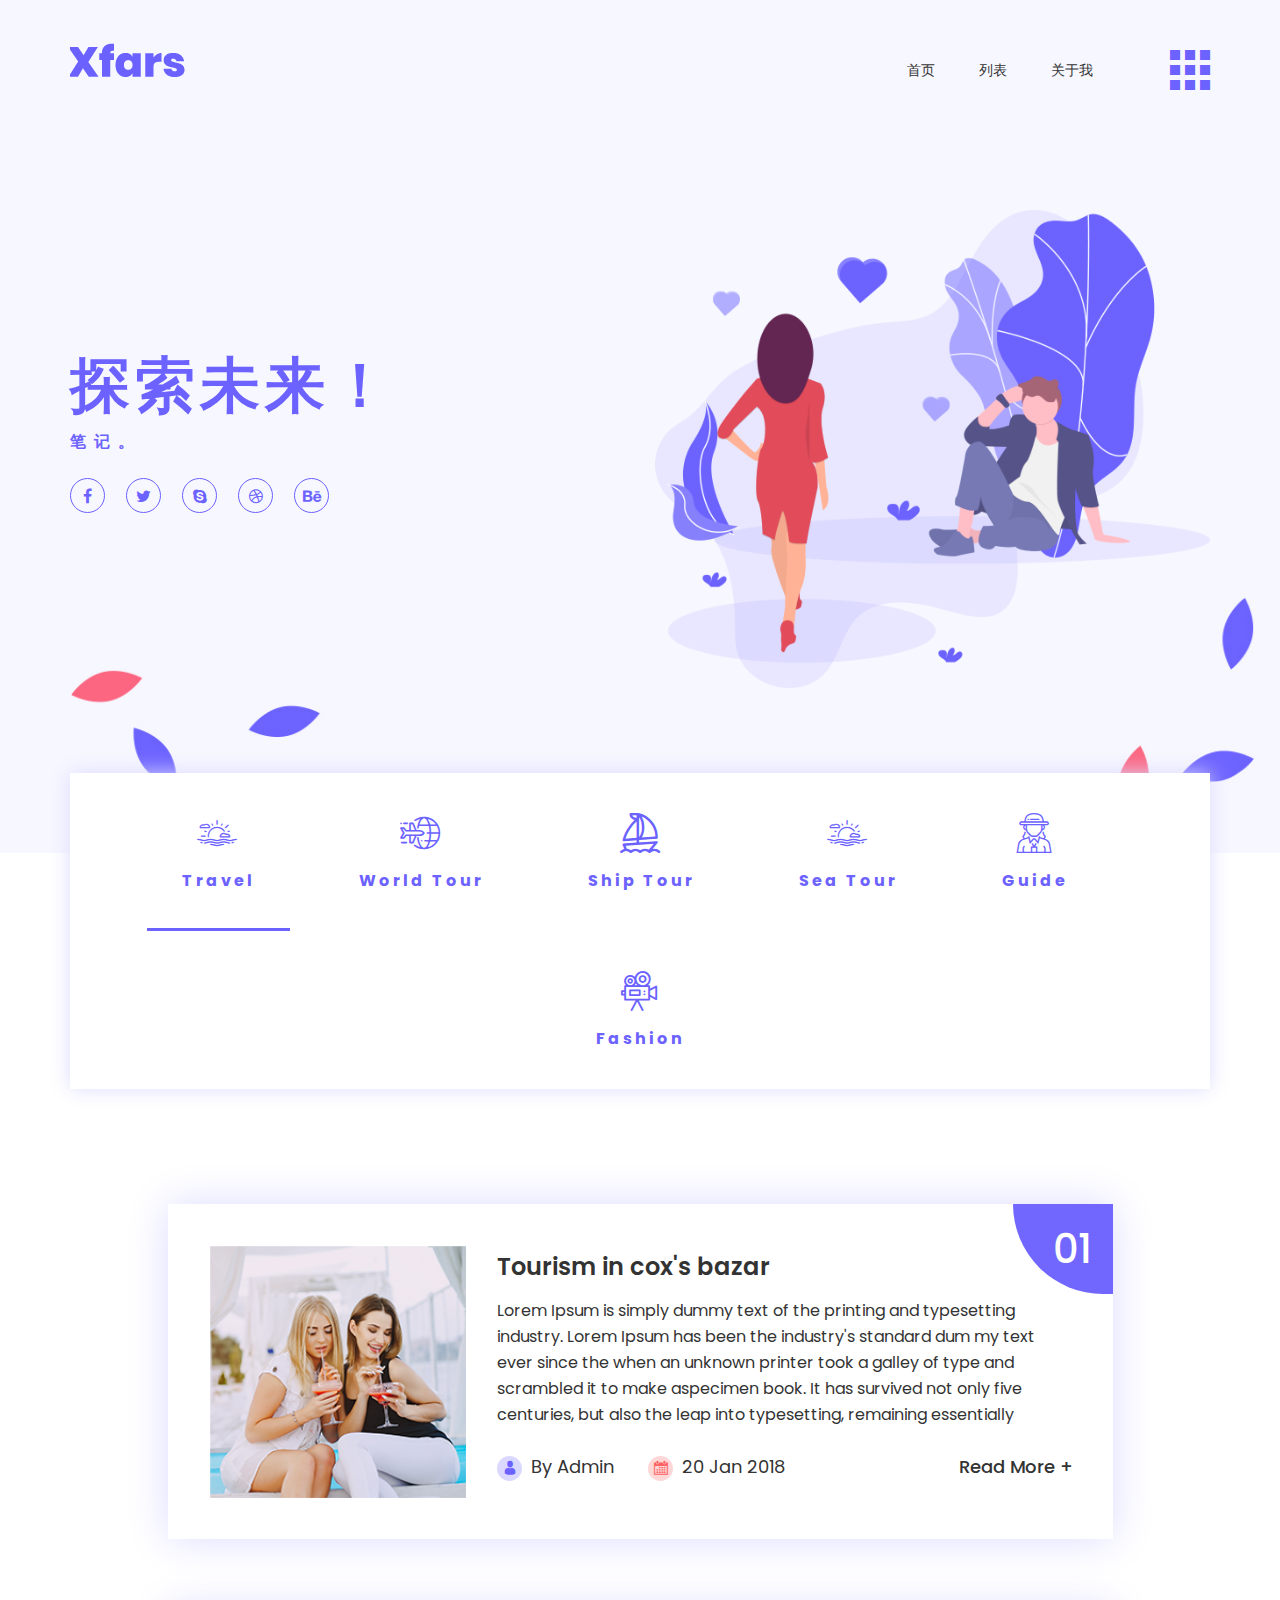
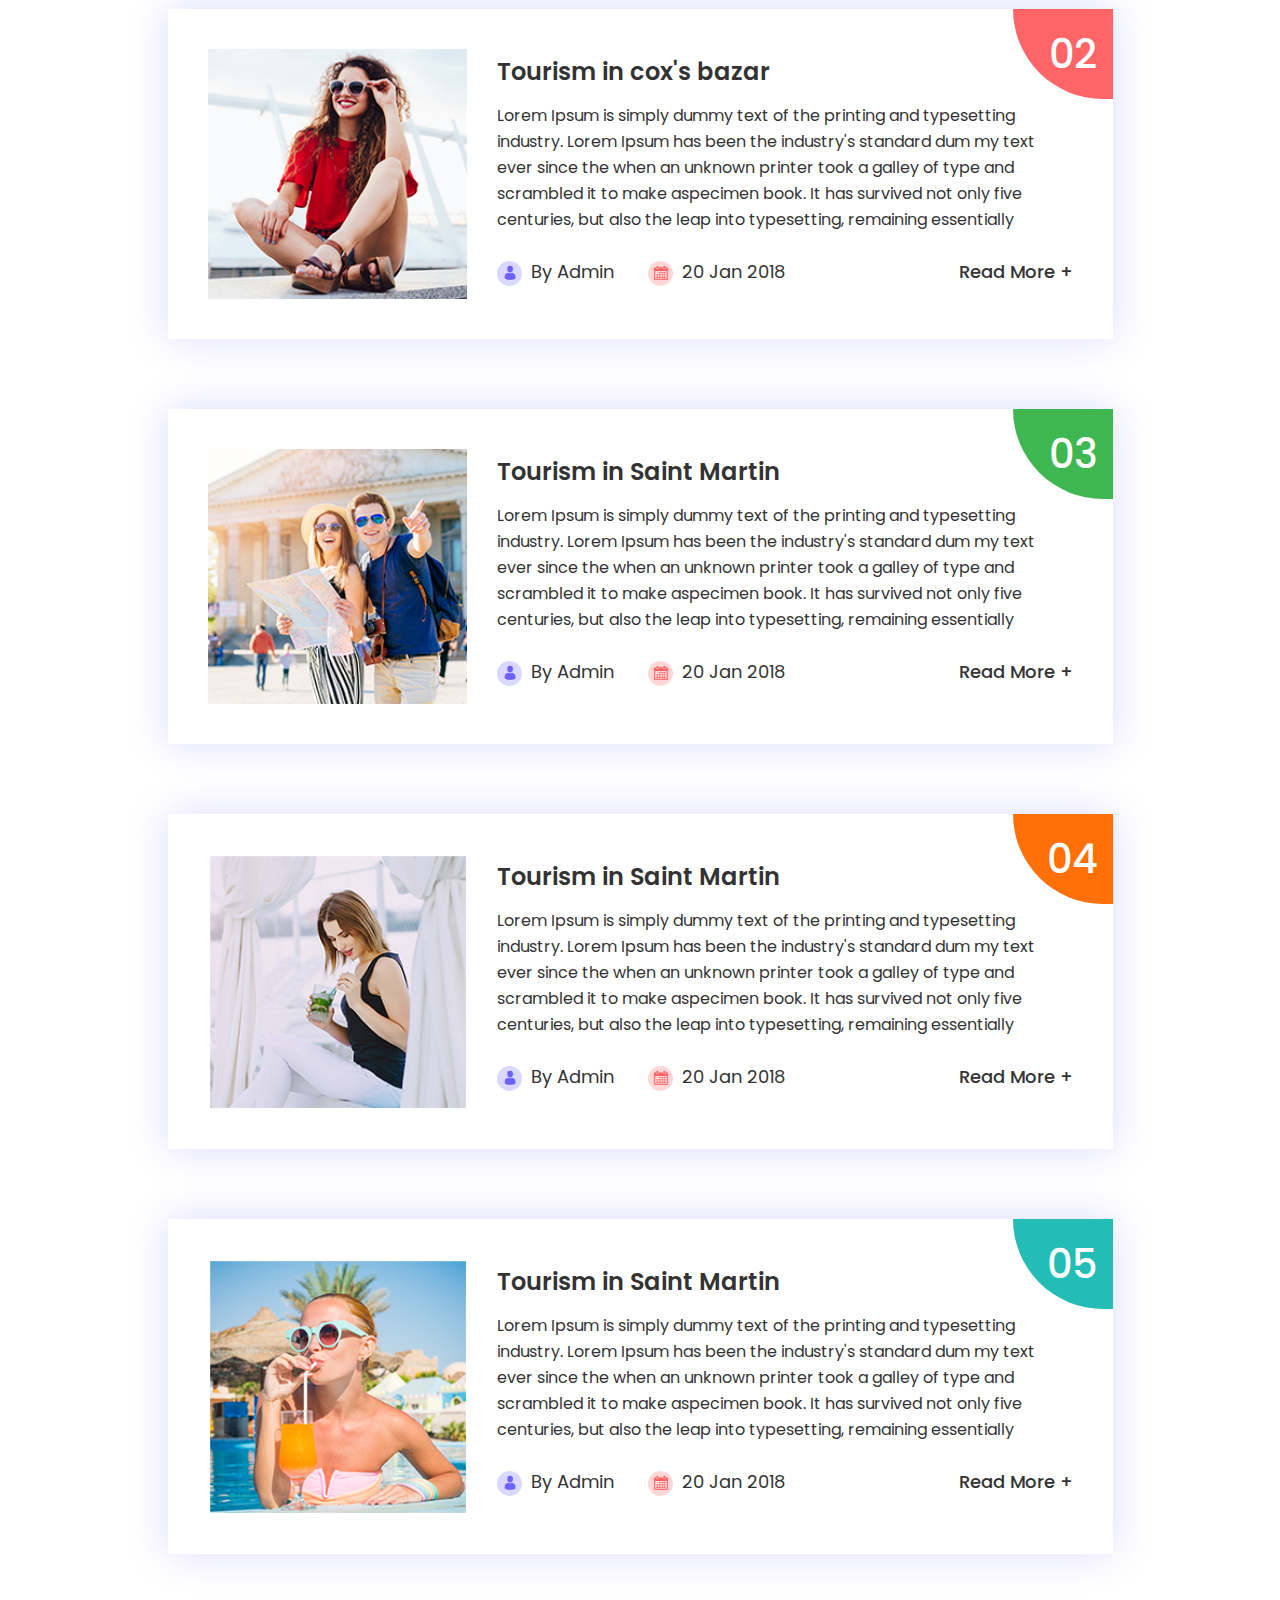
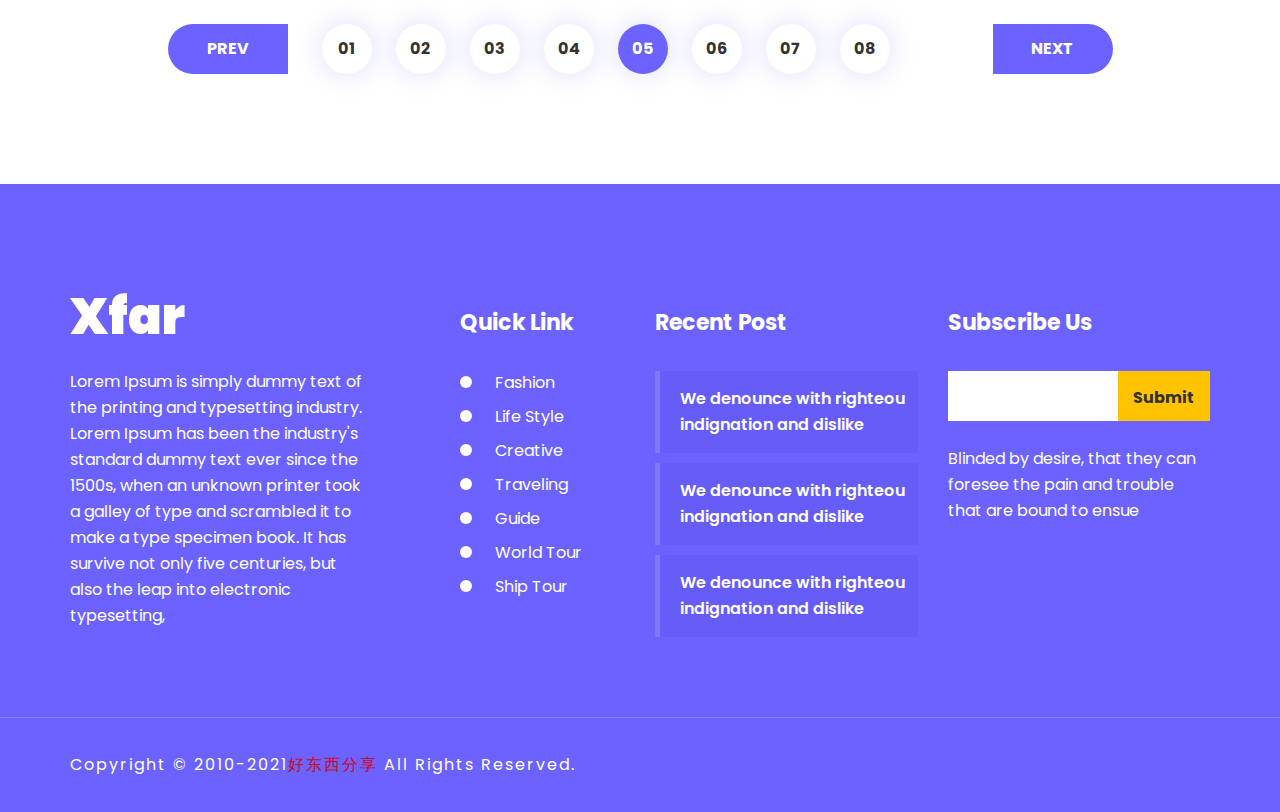
<file: index.html>
<!DOCTYPE HTML>
<html class="no-js" lang="en">
	<head>
		<meta charset="utf-8">
		<meta http-equiv="x-ua-compatible" content="ie=edge">
		<meta name="author" content="smartit-source">
		<meta name="description" content="">
		<meta name="viewport" content="width=device-width, initial-scale=1, shrink-to-fit=no">	
		<!-- title here -->
		<title>github Home：https://asqq8.github.io</title>		
        <!-- Favicon and Touch Icons -->
        <link rel="shortcut icon" href="assets/images/fav.png">
		<!-- Place favicon.ico in the root directory -->
		<link rel="apple-touch-icon" href="apple-touch-icon.png">
		<!-- Fonts -->
		<link href="https://fonts.googleapis.com/css?family=Poppins:300,400,500,600,700,800,900" rel="stylesheet">
		<link rel="stylesheet" href="assets/css/font-awesome.min.css">
		<link rel="stylesheet" href="assets/css/flaticon.css">
		<!-- Plugin CSS -->
		<link rel="stylesheet" href="assets/css/bootstrap.min.css">
		<link rel="stylesheet" href="assets/css/animate.css">
		<link rel="stylesheet" href="assets/css/magnific-popup.css">
		<link rel="stylesheet" href="assets/css/owl.carousel.css">
		<link rel="stylesheet" href="assets/css/owl.theme.css">
		<link rel="stylesheet" href="assets/css/owl.transitions.css">	
		<link rel="stylesheet" href="assets/css/jquery.barfiller.css">							
		<!--Theme custom css -->
		<link rel="stylesheet" href="assets/css/style.css">
		<!--Theme Responsive css-->
		<link rel="stylesheet" href="assets/css/responsive.css" />
		<script src="assets/js/vendor/modernizr-2.8.3-respond-1.4.2.min.js"></script>
	</head>
	<body>
		<!-- header area start here -->
		<header class="header-area header-one" id="sticky">
			<div class="container">
				<div class="row">
					<div class="col-md-2 col-xs-6">
						<div class="log-area">
							<a href="index.html"><img src="assets/images/logo.png" alt=""></a>
						</div>
					</div>
					<div class="col-md-9">
						<div class="menu-area">
							<nav>
								<ul>
									<li><a href="index.html">首页</a></li>
									<li><a href="travel.html">列表</a></li>
									<li><a href="contact.html">关于我</a></li>
								</ul>
							</nav>
						</div>
					</div>
					<div class="col-md-1 col-xs-6">
						<div class="humbargar-area">
							<div class="menu-icon text-right">
								<span class="flaticon-menu humbargar"></span>
							</div>
							<div class="close-area">
								<span class="close"></span>
							</div>
						</div>
					</div>
				</div>
			</div>
		</header>
		<!-- header area start here -->
		<!-- menu area start here -->
		<div class="sidebar-menu ">
			<div class="close-area">
				<span class="close"><i class="icon fa fa-times-circle"></i></span>
			</div>
			<div class="main-menu">
				<nav>
					<ul>
						<li><a href="index.html">首页</a></li>
									<li><a href="travel.html">列表</a></li>
									<li><a href="contact.html">关于我</a></li>			
					</ul>
				</nav>
			</div>
		</div>
		<!-- menu area start here -->
		<!-- banner area start here -->
		<div class="banner-area">
			<div class="container">
				<div class="row">
					<div class="col-md-6">
						<div class="banner-content">
							<div class="banner-title">
								<h1>探索未来！</h1>
							</div>
							<div class="banner-subtitle">
								<h4>笔记。</h4>
							</div>
							<div class="social-media">
								<ul>
									<li><a href="#"><i class="fa fa-facebook"></i></a></li>
									<li><a href="#"><i class="fa fa-twitter"></i></a></li>
									<li><a href="#"><i class="fa fa-skype"></i></a></li>
									<li><a href="#"><i class="fa fa-dribbble"></i></a></li>
									<li><a href="#"><i class="fa fa-behance"></i></a></li>									
								</ul>
							</div>
						</div>
					</div>
					<div class="col-md-6">
						<div class="banner-img">
							<img src="assets/images/banner/1.png" alt="banner">
						</div>
					</div>
				</div>
			</div>
		</div>
		<!-- banner area start here -->
		<!-- secendary menu area start here -->
		<div class="secendary-menu-area">
			<div class="container">
				<div class="row">
					<div class="col-sm-12">
						<div class="secendary-menu">
							<nav>
								<ul>
									<li class="active"><a href="#"> <span class="flaticon-sunset"></span> Travel </a></li>
									<li><a href="#"> <span class="flaticon-worldwide"></span> World Tour </a></li>
									<li><a href="#"> <span class="flaticon-boat"></span> Ship tour  </a></li>
									<li><a href="#"> <span class="flaticon-sunset"></span> Sea Tour  </a></li>
									<li><a href="#"> <span class="flaticon-museum"></span> Guide </a></li>
									<li><a href="#"> <span class="flaticon-video-camera"></span> Fashion </a></li>						
								</ul>
							</nav>
						</div>
					</div>
				</div>
			</div>
		</div>
		<!-- secendary menu area start here -->	
		<!-- post area start here	 -->
		<div class="post-area">
			<div class="container">
				<div class="row">
					<div class="col-lg-10 col-lg-offset-1 col-md-12">
						<div class="single-post">
							<div class="inner-post">
								<div class="post-img">
									<a href="#"><img src="assets/images/blog/1.png" alt="blog"></a>
								</div>
								<div class="post-info">
									<div class="post-title">
										<h3><a href="#">Tourism in cox's bazar</a></h3>
									</div>
									<div class="post-content">
										<p>Lorem Ipsum is simply dummy text of the printing and typesetting  industry. Lorem Ipsum has been the industry's standard dum	my text ever since the when an unknown printer took a galley of type and scrambled it to make aspecimen book. It has survived not only five centuries, but also the leap into typesetting, remaining essentially  </p>
									</div>
									<div class="blog-meta fix" >
										<div class="meta-left pull-left">
											<ul>
												<li> <span class="flaticon-man-user user"></span> <p>By <a href="#">Admin</a> </p></li>
												<li> <span class="flaticon-calendar clendar"></span> <p>20 Jan 2018</p></li>											
											</ul>
										</div>
										<div class="post-readmore pull-right">
											<a href="#" class="readmore-btn">Read More <span>+</span></a>
										</div>
									</div>
								</div>
							</div>
							<div class="post-date one">
								<span>01</span>
							</div>
						</div>
						<div class="single-post">
							<div class="inner-post">
								<div class="post-img">
									<a href="#"><img src="assets/images/blog/2.png" alt="blog"></a>
								</div>
								<div class="post-info">
									<div class="post-title">
										<h3><a href="#">Tourism in cox's bazar</a></h3>
									</div>
									<div class="post-content">
										<p>Lorem Ipsum is simply dummy text of the printing and typesetting  industry. Lorem Ipsum has been the industry's standard dum	my text ever since the when an unknown printer took a galley of type and scrambled it to make aspecimen book. It has survived not only five centuries, but also the leap into typesetting, remaining essentially  </p>
									</div>
									<div class="blog-meta fix" >
										<div class="meta-left pull-left">
											<ul>
												<li> <span class="flaticon-man-user user"></span> <p>By <a href="#">Admin</a> </p></li>
												<li> <span class="flaticon-calendar clendar"></span> <p>20 Jan 2018</p></li>											
											</ul>
										</div>
										<div class="post-readmore pull-right">
											<a href="#" class="readmore-btn">Read More <span>+</span></a>
										</div>
									</div>
								</div>
							</div>
							<div class="post-date two">
								<span>02</span>
							</div>
						</div>
						<div class="single-post">
							<div class="inner-post">
								<div class="post-img">
									<a href="#"><img src="assets/images/blog/3.png" alt="blog"></a>
								</div>
								<div class="post-info">
									<div class="post-title">
										<h3><a href="#">Tourism in Saint Martin</a></h3>
									</div>
									<div class="post-content">
										<p>Lorem Ipsum is simply dummy text of the printing and typesetting  industry. Lorem Ipsum has been the industry's standard dum	my text ever since the when an unknown printer took a galley of type and scrambled it to make aspecimen book. It has survived not only five centuries, but also the leap into typesetting, remaining essentially  </p>
									</div>
									<div class="blog-meta fix" >
										<div class="meta-left pull-left">
											<ul>
												<li> <span class="flaticon-man-user user"></span> <p>By <a href="#">Admin</a> </p></li>
												<li> <span class="flaticon-calendar clendar"></span> <p>20 Jan 2018</p></li>											
											</ul>
										</div>
										<div class="post-readmore pull-right">
											<a href="#" class="readmore-btn">Read More <span>+</span></a>
										</div>
									</div>
								</div>
							</div>
							<div class="post-date three">
								<span>03</span>
							</div>
						</div>
						<div class="single-post">
							<div class="inner-post">
								<div class="post-img">
									<a href="#"><img src="assets/images/blog/4.png" alt="blog"></a>
								</div>
								<div class="post-info">
									<div class="post-title">
										<h3><a href="#">Tourism in Saint Martin</a></h3>
									</div>
									<div class="post-content">
										<p>Lorem Ipsum is simply dummy text of the printing and typesetting  industry. Lorem Ipsum has been the industry's standard dum	my text ever since the when an unknown printer took a galley of type and scrambled it to make aspecimen book. It has survived not only five centuries, but also the leap into typesetting, remaining essentially  </p>
									</div>
									<div class="blog-meta fix" >
										<div class="meta-left pull-left">
											<ul>
												<li> <span class="flaticon-man-user user"></span> <p>By <a href="#">Admin</a> </p></li>
												<li> <span class="flaticon-calendar clendar"></span> <p>20 Jan 2018</p></li>											
											</ul>
										</div>
										<div class="post-readmore pull-right">
											<a href="#" class="readmore-btn">Read More <span>+</span></a>
										</div>
									</div>
								</div>
							</div>
							<div class="post-date four">
								<span>04</span>
							</div>
						</div>
						<div class="single-post">
							<div class="inner-post">
								<div class="post-img">
									<a href="#"><img src="assets/images/blog/5.png" alt="blog"></a>
								</div>
								<div class="post-info">
									<div class="post-title">
										<h3><a href="#">Tourism in Saint Martin</a></h3>
									</div>
									<div class="post-content">
										<p>Lorem Ipsum is simply dummy text of the printing and typesetting  industry. Lorem Ipsum has been the industry's standard dum	my text ever since the when an unknown printer took a galley of type and scrambled it to make aspecimen book. It has survived not only five centuries, but also the leap into typesetting, remaining essentially  </p>
									</div>
									<div class="blog-meta fix" >
										<div class="meta-left pull-left">
											<ul>
												<li> <span class="flaticon-man-user user"></span> <p>By <a href="#">Admin</a> </p></li>
												<li> <span class="flaticon-calendar clendar"></span> <p>20 Jan 2018</p></li>											
											</ul>
										</div>
										<div class="post-readmore pull-right">
											<a href="#" class="readmore-btn">Read More <span>+</span></a>
										</div>
									</div>
								</div>
							</div>
							<div class="post-date five">
								<span>05</span>
							</div>
						</div>
					</div>
					<div class="col-lg-10 col-lg-offset-1 col-md-12">
						<div class="pagination-area">
							<div class="pagination">
								<ul>
									<li class="prev"><a href="#">PRev</a></li>
									<li class="page"><a href="#">01</a></li>
									<li class="page"><a href="#">02</a></li>
									<li class="page"><a href="#">03</a></li>
									<li class="page"><a href="#">04</a></li>
									<li class="page active"><a href="#">05</a></li>
									<li class="page"><a href="#">06</a></li>
									<li class="page"><a href="#">07</a></li>
									<li class="page"><a href="#">08</a></li>
									<li class="next pull-right"><a href="#">Next</a></li>
								</ul>
							</div>
						</div>
					</div>
				</div>
			</div>
			<!-- leaf left area start here	 -->
			<div class="leaf-left">
				<img src="assets/images/leaf-left.png" alt="leaf-right">
			</div>
			<!-- leaf left area end here	 -->
			<!-- leaf right area start here	 -->
			<div class="leaf-right">
				<img src="assets/images/leaf-right.png" alt="leaf-right">
			</div>
			<!-- leaf right area end here	 -->
		</div>
		<!-- post area end here	 -->
			
		<!-- footer area start here -->
		<footer class="footer-area">
			<div class="footer-top">
				<div class="container">
					<div class="row">
						<div class="col-md-4">
							<div class="footer-widget widget-text">
								<div class="footer-logo">
									<h2><a href="#">Xfar </a></h2>
								</div>
								<div class="widget-content">
									<p>Lorem Ipsum is simply dummy 
										text of the printing and typesetting 
										industry. Lorem Ipsum has been 
										the industry's standard dummy 
										text ever since the 1500s, when an 
										unknown printer took a galley of 
										type and scrambled it to make a 
										type specimen book. It has survive
										not only five centuries, but also the
										 leap into electronic typesetting, </p>
								</div>
							</div>
						</div>
						<div class="col-md-2">
							<div class="footer-widget widget-nave">
								<div class="widget-title">
									<h3>Quick Link</h3>
								</div>
								<div class="widget-nave-list">
									<ul>
										<li><a href="#">Fashion </a></li>
										<li><a href="#">Life style</a></li>
										<li><a href="#">Creative</a></li>
										<li><a href="#">Traveling</a></li>
										<li><a href="#">Guide</a></li>
										<li><a href="#">World Tour</a></li>
										<li><a href="#">Ship Tour</a></li>										
									</ul>
								</div>
							</div>
						</div>
						<div class="col-md-3">
							<div class="footer-widget widget-recent-post">
								<div class="widget-title">
									<h3>Recent Post</h3>
								</div>
								<div class="recent-post-list">
									<div class="single-post">
										<p><a href="#">We denounce with righteou
											indignation and dislike</a></p>
									</div>
									<div class="single-post">
										<p><a href="#">We denounce with righteou
											indignation and dislike</a></p>
									</div>
									<div class="single-post last">
										<p><a href="#">We denounce with righteou
											indignation and dislike</a></p>
									</div>
								</div>
							</div>
						</div>
						<div class="col-md-3">
							<div class="footer-widget widget-Subscribe">
								<div class="widget-title">
									<h3>Subscribe Us</h3>
								</div>
								<div class="widget-Subscribe-form">
									<form action="#">
										<div class="from-grupe">
											<input type="email" name="email" placeholder="Enter your email" id="email">
											<button type="submit" class="submit-btn">Submit</button>
										</div>
									</form>
								</div>
								<div class="widget-content">
									<p>Blinded by desire, that they can
										foresee the pain and trouble that 
										are bound to ensue</p>
								</div>
							</div>
						</div>
					</div>
				</div>
			</div>
			<div class="footer-bottom">
				<div class="container">
					<div class="row">
						<div class="col-md-6">
							<div class="copyright-area">
								<p>Copyright &copy; 2010-2021<a href="https://jinmengqiang.cn/" title="好东西分享">好东西分享</a> All Rights Reserved.</p>
							</div>
						</div>
						<div class="col-md-6">
							<div class="footer-right text-right">
								<p></p>
							</div>
						</div>
					</div>
				</div>
			</div>
		</footer>
		<!-- footer area end here -->	
		<!-- js file start -->
		<script src="assets/js/vendor/jquery-1.12.0.min.js"></script>
		<script src="assets/js/plugins.js"></script>
		<script src="assets/js/Popper.js"></script>
		<script src="assets/js/bootstrap.min.js"></script>
		<script src="assets/js/jquery.magnific-popup.min.js"></script>
		<script src="assets/js/owl.carousel.min.js"></script>
		<script src="assets/js/isotope.pkgd.min.js"></script>
		<script src="assets/js/imagesloaded.pkgd.min.js"></script>	
		<script src="assets/js/scrollup.js"></script>	
		<script src="assets/js/jquery.counterup.min.js"></script>	
		<script src="assets/js/waypoints.min.js"></script>	
		<script src="assets/js/jquery.appear.js"></script>	
		<script src="assets/js/jquery.barfiller.js"></script>																																		
		<script src="assets/js/main.js"></script>
		<!-- End js file -->
	<style>
.copyrights{text-indent:-9999px;height:0;line-height:0;font-size:0;overflow:hidden;}
</style>
<div class="copyrights" id="links20210126">
	Link: <a href="https://jinmengqiang.cn/"  title="好东西分享">好东西分享</a>
</div>
</body>
</html>
</file>
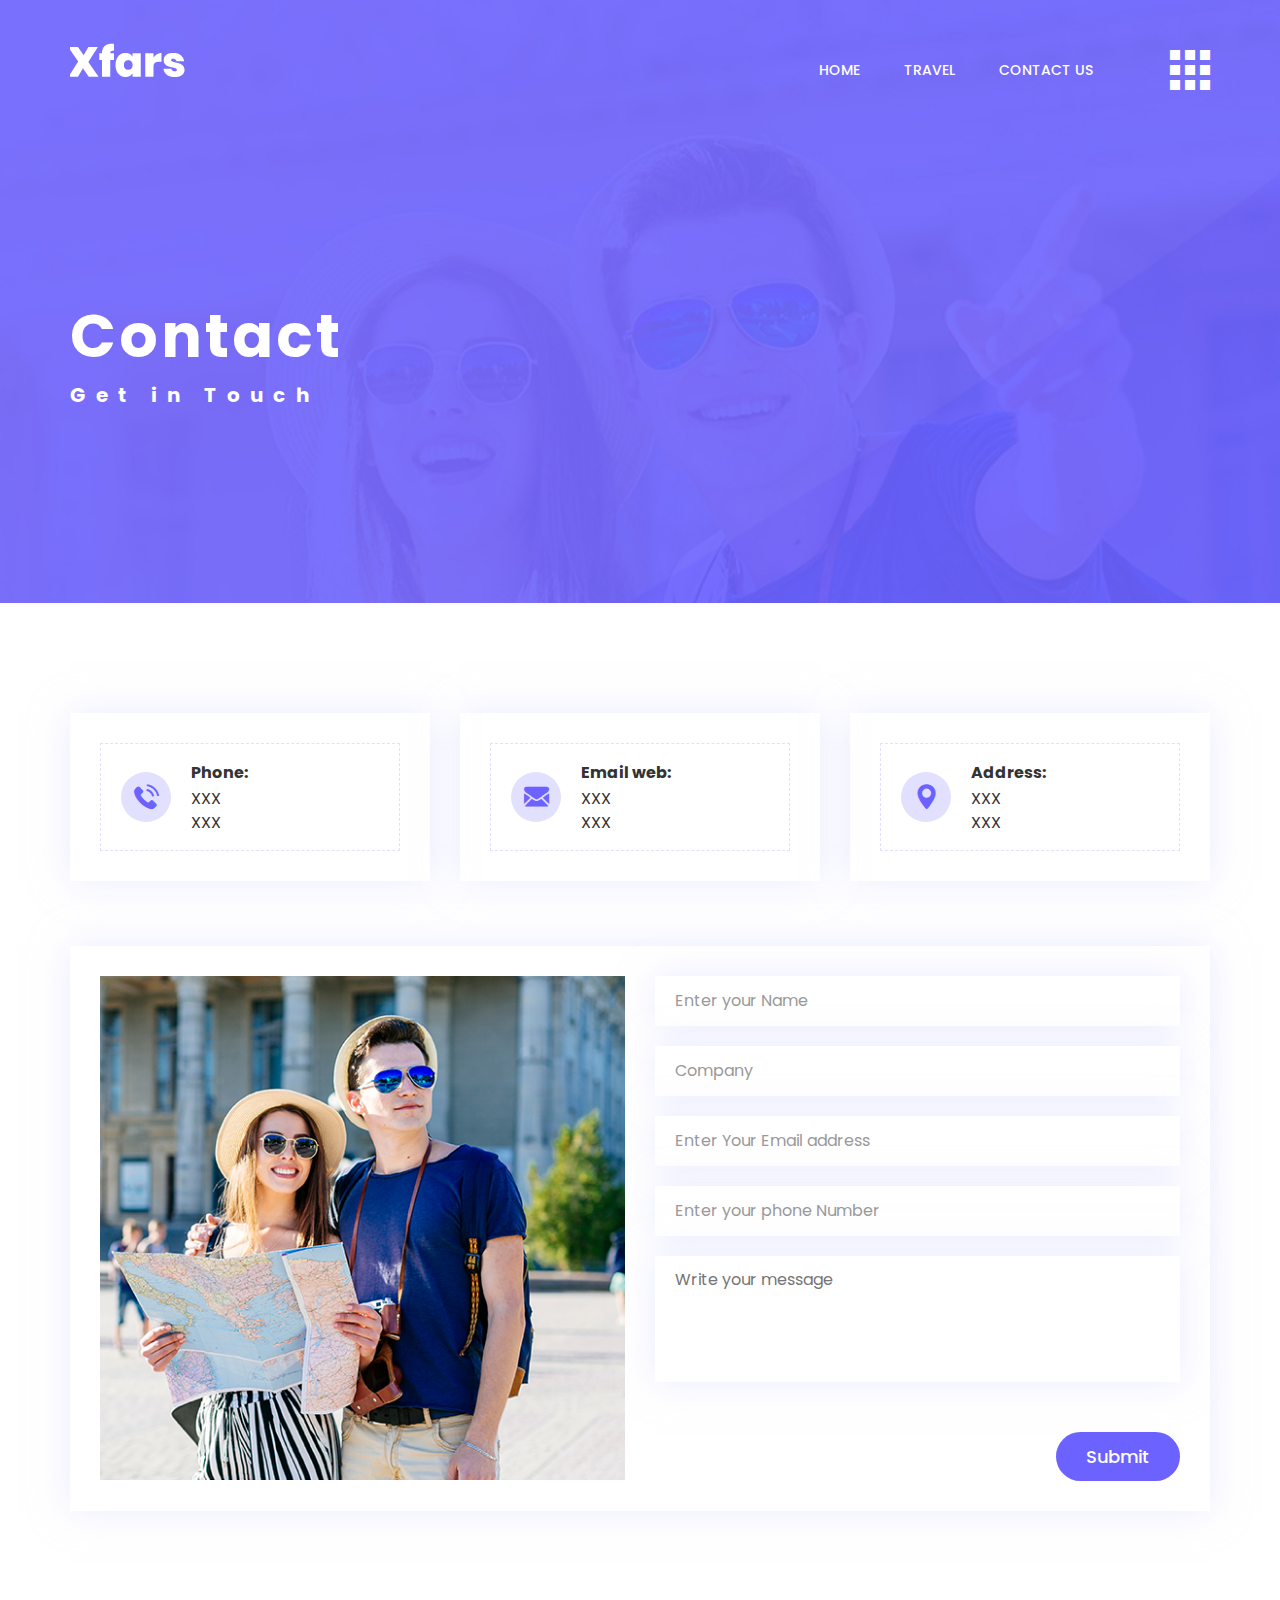
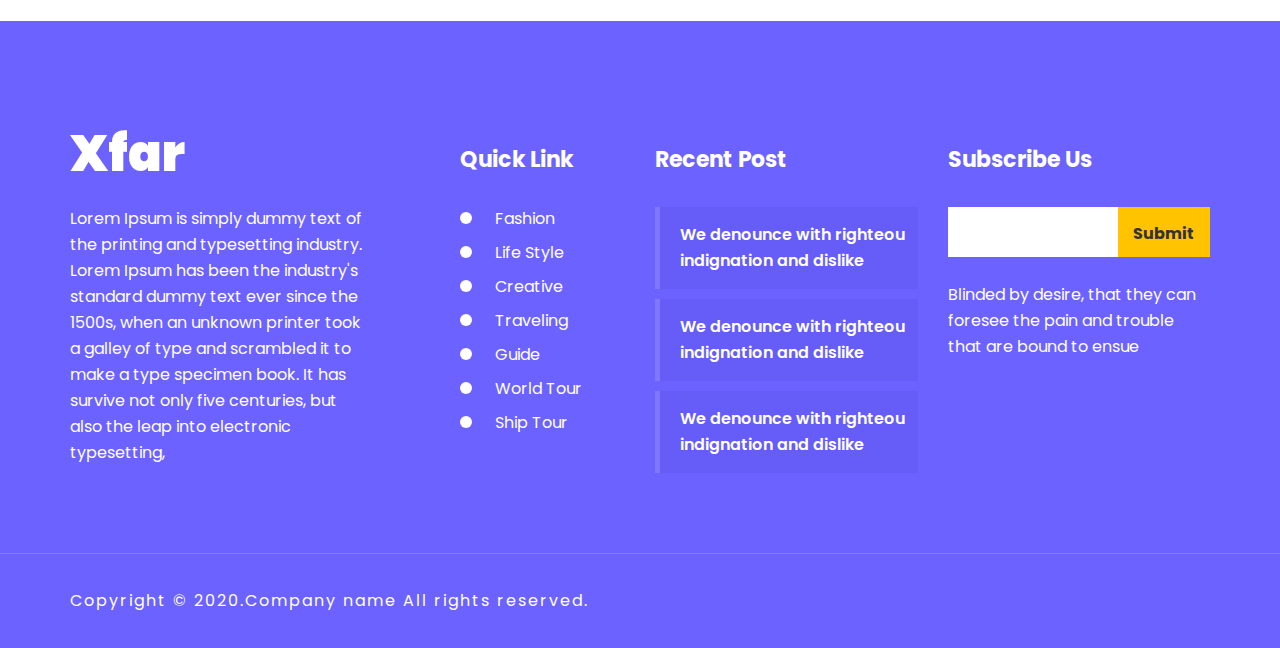
<file: contact.html>
﻿<!DOCTYPE HTML>
<html class="no-js" lang="en">
	<head>
		<meta charset="utf-8">
		<meta http-equiv="x-ua-compatible" content="ie=edge">
		<meta name="author" content="smartit-source">
		<meta name="description" content="">
		<meta name="viewport" content="width=device-width, initial-scale=1, shrink-to-fit=no">	
		<!-- title here -->
		<title></title>		
        <!-- Favicon and Touch Icons -->
        <link rel="shortcut icon" href="assets/images/fav.png">
		<!-- Place favicon.ico in the root directory -->
		<link rel="apple-touch-icon" href="apple-touch-icon.png">
		<!-- Fonts -->
		<link href="https://fonts.googleapis.com/css?family=Poppins:300,400,500,600,700,800,900" rel="stylesheet">
		<link rel="stylesheet" href="assets/css/font-awesome.min.css">
		<link rel="stylesheet" href="assets/css/flaticon.css">
		<!-- Plugin CSS -->
		<link rel="stylesheet" href="assets/css/bootstrap.min.css">
		<link rel="stylesheet" href="assets/css/animate.css">
		<link rel="stylesheet" href="assets/css/magnific-popup.css">
		<link rel="stylesheet" href="assets/css/owl.carousel.css">
		<link rel="stylesheet" href="assets/css/owl.theme.css">
		<link rel="stylesheet" href="assets/css/owl.transitions.css">	
		<link rel="stylesheet" href="assets/css/jquery.barfiller.css">							
		<!--Theme custom css -->
		<link rel="stylesheet" href="assets/css/style.css">
		<!--Theme Responsive css-->
		<link rel="stylesheet" href="assets/css/responsive.css" />
		<script src="assets/js/vendor/modernizr-2.8.3-respond-1.4.2.min.js"></script>
	</head>
	<body>
		<!-- header area start here -->
		<header class="header-area" id="sticky">
			<div class="container">
				<div class="row">
					<div class="col-md-2 col-xs-6">
						<div class="log-area">
							<a href="index.html"><img src="assets/images/logo1.png" alt=""></a>
						</div>
					</div>
					<div class="col-md-9">
						<div class="menu-area white">
							<nav>
								<ul>
									<li><a href="index.html">Home</a></li>
									<li><a href="travel.html">Travel</a></li>
									<li><a href="contact.html">Contact us</a></li>
								</ul>
							</nav>
						</div>
					</div>
					<div class="col-md-1 col-xs-6">
						<div class="humbargar-area">
							<div class="menu-icon text-right">
								<span class="flaticon-menu humbargar color"></span>
							</div>
							<div class="close-area">
								<span class="close"></span>
							</div>
						</div>
					</div>
				</div>
			</div>
		</header>
		<!-- header area start here -->
		<!-- menu area start here -->
		<div class="sidebar-menu ">
			<div class="close-area">
				<span class="close"><i class="icon fa fa-times-circle"></i></span>
			</div>
			<div class="main-menu">
				<nav>
					<ul>
						<li><a href="index.html">Home</a></li>
									<li><a href="travel.html">Travel</a></li>
									<li><a href="contact.html">Contact us</a></li>				
					</ul>
				</nav>
			</div>
		</div>
		<!-- menu area start here -->
		<!-- breadcrumb area start here	 -->
		<div class="breadcrumb-area">
			<div class="container">
				<div class="row">
					<div class="col-sm-12">
						<div class="breadcrumb-title">
							<h2>Contact </h2>
						</div>
						<div class="breadcrumb-sibtitle">
							<h4>Get in Touch</h4>
						</div>
					</div>
				</div>
			</div>
		</div>
		<!-- breadcrumb area end here	 -->	
		<!-- portfolio area start here	 -->
		<div class="contact-area section">
			<div class="container">
				<div class="contact-info">
					<div class="row">
						<div class="col-md-4">
							<div class="single-info box-shadow">
								<div class="info-iiner">
									<div class="info-incon">
										<span class="flaticon-telephone"></span>
									</div>
									<div class="info-content">
										<div class="contact-info-title">
											<h5>Phone:</h5>
										</div>
										<div class="contact-info-content">
											<p>XXX</p>
											<p>XXX</p>										
										</div>
									</div>
								</div>								
							</div>
						</div>
						<div class="col-md-4">
							<div class="single-info box-shadow">
								<div class="info-iiner">
									<div class="info-incon">
										<span class="flaticon-black-back-closed-envelope-shape"></span>
									</div>
									<div class="info-content">
										<div class="contact-info-title">
											<h5>Email web:</h5>
										</div>
										<div class="contact-info-content">
											<p>XXX</p>
											<p>XXX</p>										
										</div>
									</div>
								</div>
							</div>
						</div>
						<div class="col-md-4">
							<div class="single-info box-shadow">
								<div class="info-iiner">
									<div class="info-incon">
										<span class="flaticon-maps-and-flags"></span>
									</div>
									<div class="info-content">
										<div class="contact-info-title">
											<h5>Address:</h5>
										</div>
										<div class="contact-info-content">
											<p>XXX</p>
											<p>XXX</p>										
										</div>
									</div>
								</div>
							</div>
						</div>
					</div>
				</div>
				<div class="contact-form">
					<div class="row">
						<div class="col-sm-12">
							<div class="contact-form-inner box-shadow">
								<div class="row">
									<div class="col-lg-6 col-md-12">
										<div class="from-left">
											<img src="assets/images/contact/1.jpg" alt="contact">
										</div>
									</div>
									<div class="col-lg-6 col-md-12">
										<div class="from-area">
											<form action="#">
												<div class="form-group box-shadow">
													<input type="text" class="form-control" id="firstname" name="firstname" placeholder="Enter your Name">
												</div>
												<div class="form-group box-shadow">
													<input type="text" class="form-control" id="company" name="company" placeholder="Company ">
												</div>
												<div class="form-group box-shadow">
													<input type="email" class="form-control" id="emailthree" name="emailthree" placeholder="Enter Your Email address ">
												</div>
												<div class="form-group box-shadow">
													<input type="text" class="form-control" id="phone" name="phone" placeholder="Enter your phone Number">
												</div>
												<div class="form-group box-shadow">
													<textarea name="messagesthree" id="messagesthree" cols="30" rows="10" placeholder="Write your message"></textarea>
												</div>
												<div class="from-btn text-right">
													<button type="submit" class="primary-btn">Submit</button>
												</div>
											</form>
										</div>
									</div>
								</div>
							</div>
						</div>
					</div>
				</div>
			</div>
			<!-- leaf left area start here	 -->
			<div class="leaf-left">
				<img src="assets/images/leaf-left.png" alt="leaf-right">
			</div>
			<!-- leaf left area end here	 -->
			<!-- leaf right area start here	 -->
			<div class="leaf-right">
				<img src="assets/images/leaf-right.png" alt="leaf-right">
			</div>
			<!-- leaf right area end here	 -->
		</div>	
		<!-- portfolio area start here	 -->		
		<!-- footer area start here -->
		<footer class="footer-area">
			<div class="footer-top">
				<div class="container">
					<div class="row">
						<div class="col-md-4">
							<div class="footer-widget widget-text">
								<div class="footer-logo">
									<h2><a href="#">Xfar </a></h2>
								</div>
								<div class="widget-content">
									<p>Lorem Ipsum is simply dummy 
										text of the printing and typesetting 
										industry. Lorem Ipsum has been 
										the industry's standard dummy 
										text ever since the 1500s, when an 
										unknown printer took a galley of 
										type and scrambled it to make a 
										type specimen book. It has survive
										not only five centuries, but also the
										 leap into electronic typesetting, </p>
								</div>
							</div>
						</div>
						<div class="col-md-2">
							<div class="footer-widget widget-nave">
								<div class="widget-title">
									<h3>Quick Link</h3>
								</div>
								<div class="widget-nave-list">
									<ul>
										<li><a href="#">Fashion </a></li>
										<li><a href="#">Life style</a></li>
										<li><a href="#">Creative</a></li>
										<li><a href="#">Traveling</a></li>
										<li><a href="#">Guide</a></li>
										<li><a href="#">World Tour</a></li>
										<li><a href="#">Ship Tour</a></li>										
									</ul>
								</div>
							</div>
						</div>
						<div class="col-md-3">
							<div class="footer-widget widget-recent-post">
								<div class="widget-title">
									<h3>Recent Post</h3>
								</div>
								<div class="recent-post-list">
									<div class="single-post">
										<p><a href="#">We denounce with righteou
											indignation and dislike</a></p>
									</div>
									<div class="single-post">
										<p><a href="#">We denounce with righteou
											indignation and dislike</a></p>
									</div>
									<div class="single-post last">
										<p><a href="#">We denounce with righteou
											indignation and dislike</a></p>
									</div>
								</div>
							</div>
						</div>
						<div class="col-md-3">
							<div class="footer-widget widget-Subscribe">
								<div class="widget-title">
									<h3>Subscribe Us</h3>
								</div>
								<div class="widget-Subscribe-form">
									<form action="#">
										<div class="from-grupe">
											<input type="email" name="email" placeholder="Enter your email" id="email">
											<button type="submit" class="submit-btn">Submit</button>
										</div>
									</form>
								</div>
								<div class="widget-content">
									<p>Blinded by desire, that they can
										foresee the pain and trouble that 
										are bound to ensue</p>
								</div>
							</div>
						</div>
					</div>
				</div>
			</div>
			<div class="footer-bottom">
				<div class="container">
					<div class="row">
						<div class="col-md-6">
							<div class="copyright-area">
								<p>Copyright &copy; 2020.Company name All rights reserved.</p>
							</div>
						</div>
						<div class="col-md-6">
							<div class="footer-right text-right">
								<p></p>
							</div>
						</div>
					</div>
				</div>
			</div>
		</footer>
		<!-- footer area end here -->		
		<!-- js file start -->
		<script src="assets/js/vendor/jquery-1.12.0.min.js"></script>
		<script src="assets/js/plugins.js"></script>
		<script src="assets/js/Popper.js"></script>
		<script src="assets/js/bootstrap.min.js"></script>
		<script src="assets/js/jquery.magnific-popup.min.js"></script>
		<script src="assets/js/owl.carousel.min.js"></script>
		<script src="assets/js/isotope.pkgd.min.js"></script>
		<script src="assets/js/imagesloaded.pkgd.min.js"></script>	
		<script src="assets/js/scrollup.js"></script>	
		<script src="assets/js/jquery.counterup.min.js"></script>	
		<script src="assets/js/waypoints.min.js"></script>	
		<script src="assets/js/jquery.appear.js"></script>	
		<script src="assets/js/jquery.barfiller.js"></script>																																		
		<script src="assets/js/main.js"></script>
		<!-- End js file -->
	</body>
</html>
</file>
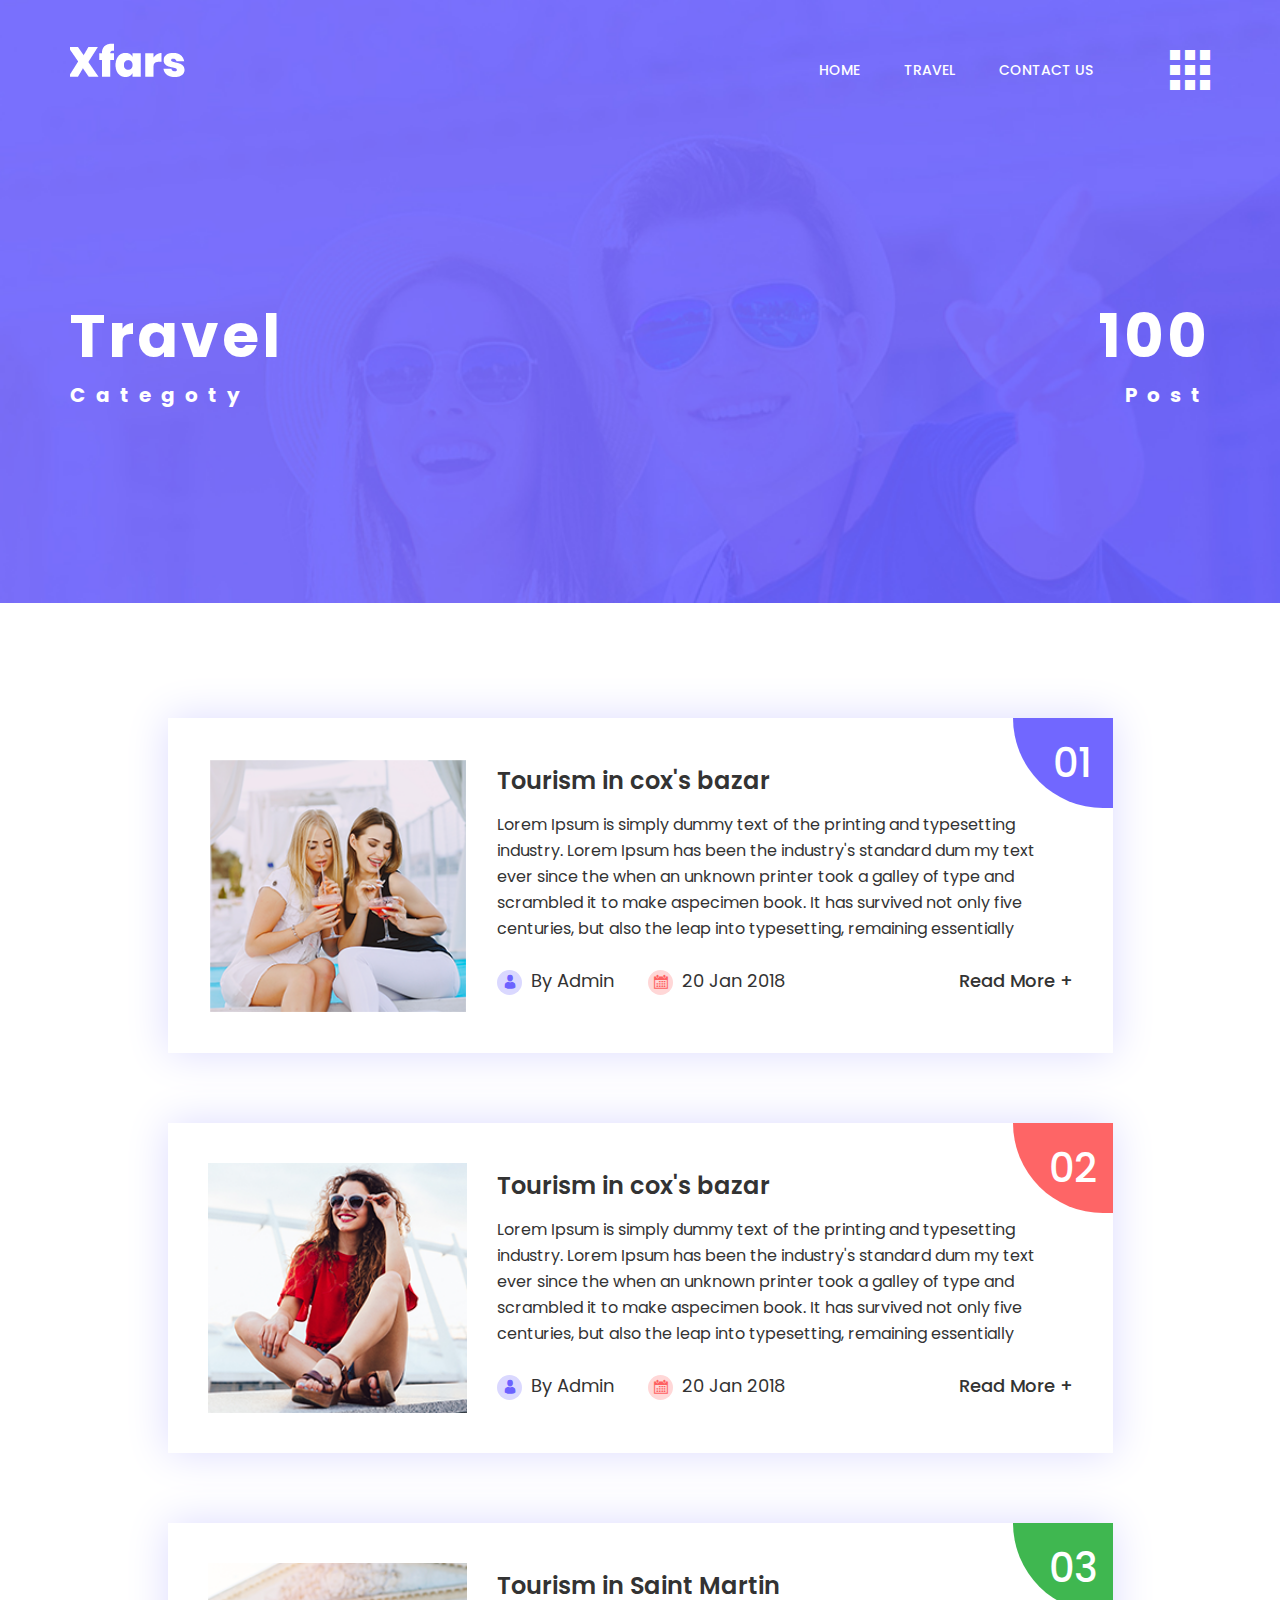
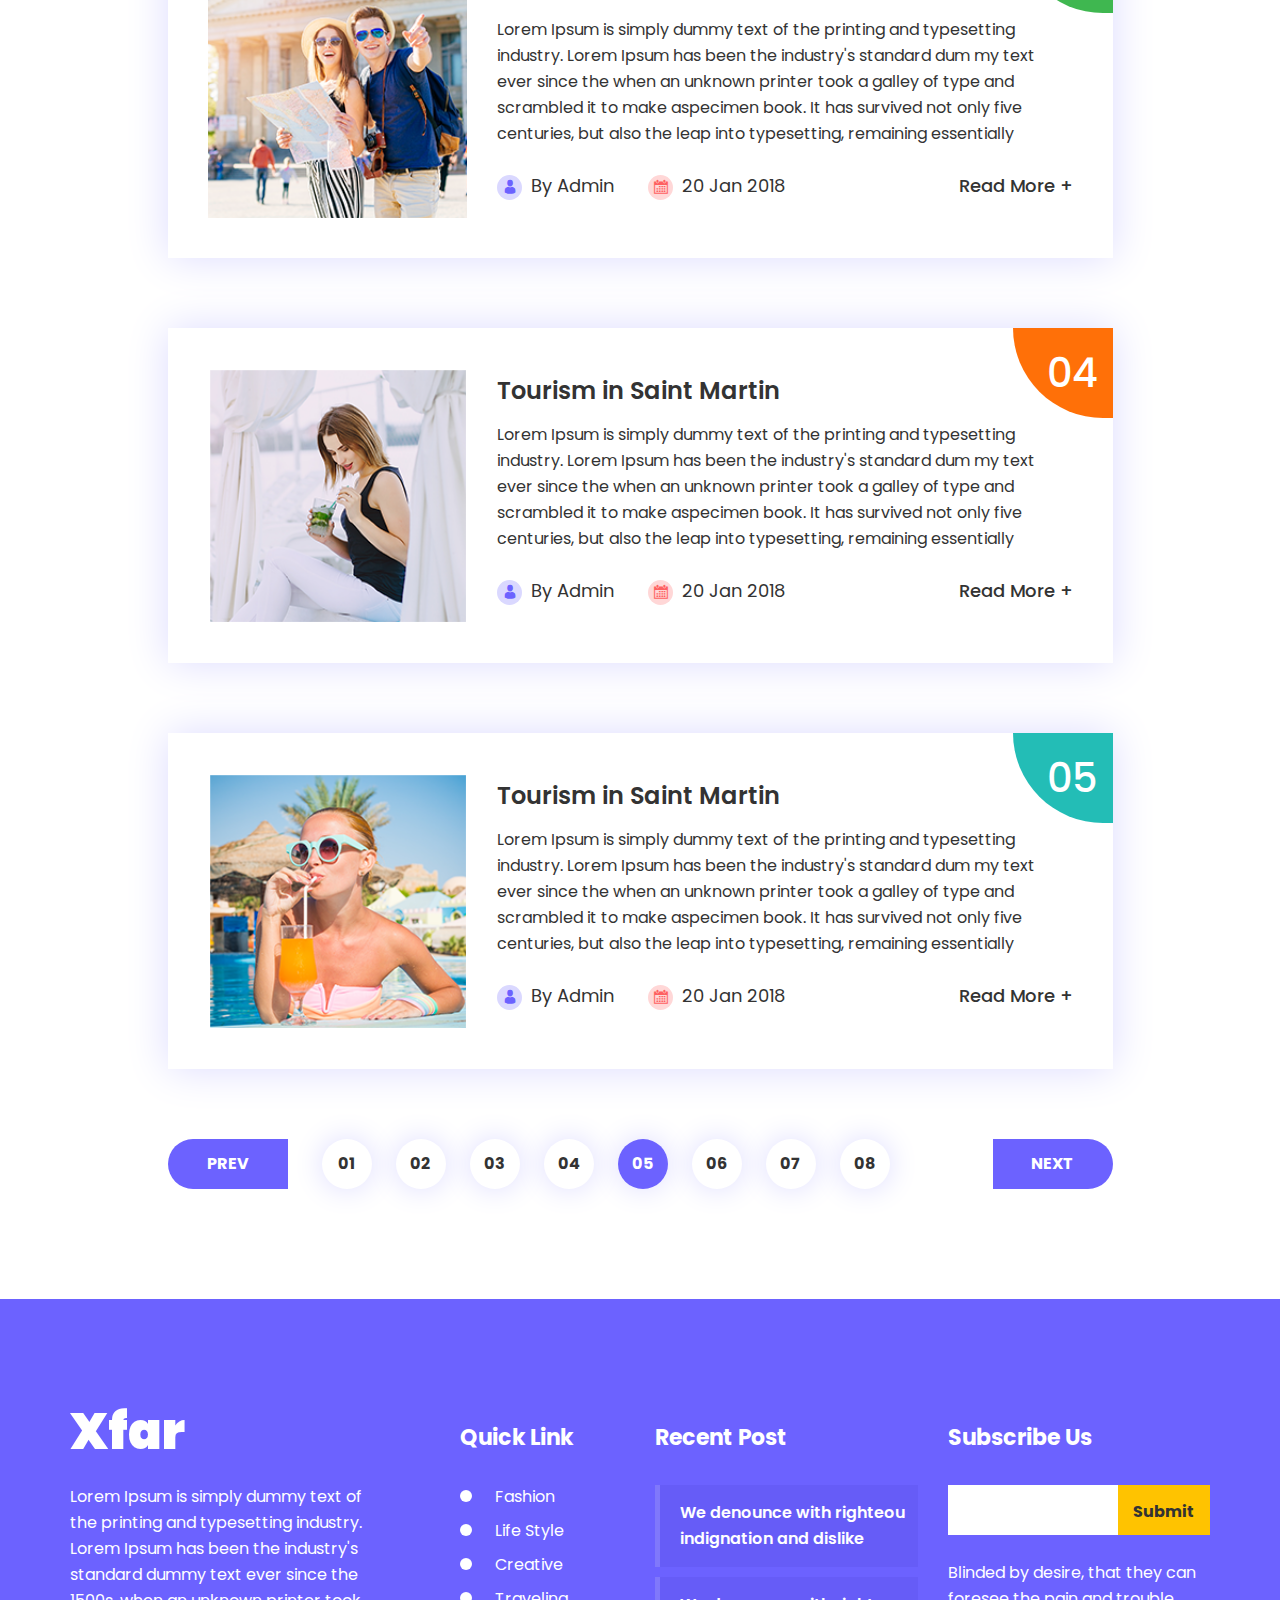
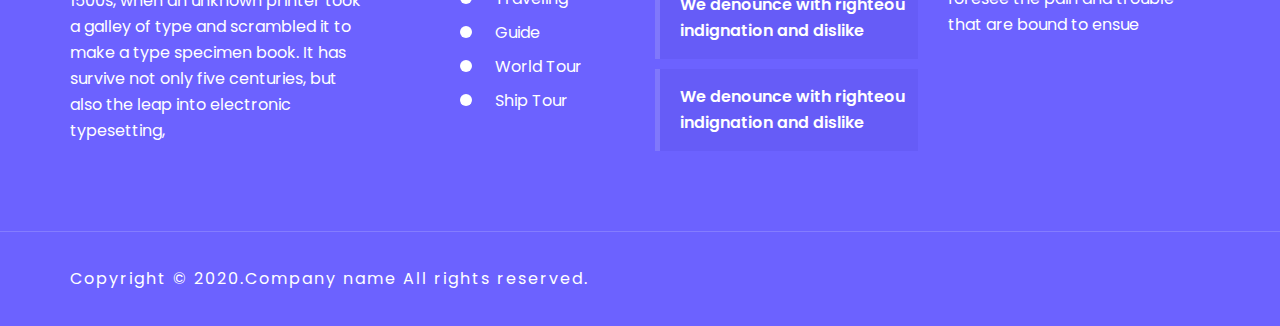
<file: travel.html>
﻿<!DOCTYPE HTML>
<html class="no-js" lang="en">
	<head>
		<meta charset="utf-8">
		<meta http-equiv="x-ua-compatible" content="ie=edge">
		<meta name="author" content="smartit-source">
		<meta name="description" content="">
		<meta name="viewport" content="width=device-width, initial-scale=1, shrink-to-fit=no">	
		<!-- title here -->
		<title></title>		
        <!-- Favicon and Touch Icons -->
        <link rel="shortcut icon" href="assets/images/fav.png">
		<!-- Place favicon.ico in the root directory -->
		<link rel="apple-touch-icon" href="apple-touch-icon.png">
		<!-- Fonts -->
		<link href="https://fonts.googleapis.com/css?family=Poppins:300,400,500,600,700,800,900" rel="stylesheet">
		<link rel="stylesheet" href="assets/css/font-awesome.min.css">
		<link rel="stylesheet" href="assets/css/flaticon.css">
		<!-- Plugin CSS -->
		<link rel="stylesheet" href="assets/css/bootstrap.min.css">
		<link rel="stylesheet" href="assets/css/animate.css">
		<link rel="stylesheet" href="assets/css/magnific-popup.css">
		<link rel="stylesheet" href="assets/css/owl.carousel.css">
		<link rel="stylesheet" href="assets/css/owl.theme.css">
		<link rel="stylesheet" href="assets/css/owl.transitions.css">	
		<link rel="stylesheet" href="assets/css/jquery.barfiller.css">							
		<!--Theme custom css -->
		<link rel="stylesheet" href="assets/css/style.css">
		<!--Theme Responsive css-->
		<link rel="stylesheet" href="assets/css/responsive.css" />
		<script src="assets/js/vendor/modernizr-2.8.3-respond-1.4.2.min.js"></script>
	</head>
	<body>
		<!-- header area start here -->
		<header class="header-area" id="sticky">
			<div class="container">
				<div class="row">
					<div class="col-md-2 col-xs-6">
						<div class="log-area">
							<a href="index.html"><img src="assets/images/logo1.png" alt=""></a>
						</div>
					</div>
					<div class="col-md-9">
						<div class="menu-area white">
							<nav>
								<ul>
									<li><a href="index.html">Home</a></li>
									<li><a href="travel.html">Travel</a></li>
									<li><a href="contact.html">Contact us</a></li>
								</ul>
							</nav>
						</div>
					</div>
					<div class="col-md-1 col-xs-6">
						<div class="humbargar-area">
							<div class="menu-icon text-right">
								<span class="flaticon-menu humbargar color"></span>
							</div>
							<div class="close-area">
								<span class="close"></span>
							</div>
						</div>
					</div>
				</div>
			</div>
		</header>
		<!-- header area start here -->
		<!-- menu area start here -->
		<div class="sidebar-menu ">
			<div class="close-area">
				<span class="close"><i class="icon fa fa-times-circle"></i></span>
			</div>
			<div class="main-menu">
				<nav>
					<ul>
						<li><a href="index.html">Home</a></li>
									<li><a href="travel.html">Travel</a></li>
									<li><a href="contact.html">Contact us</a></li>			
					</ul>
				</nav>
			</div>
		</div>
		<!-- menu area start here -->
		<!-- breadcrumb area start here	 -->
		<div class="breadcrumb-area">
			<div class="container">
				<div class="row">
					<div class="col-sm-12 col-md-6">
						<div class="breadcrumb-title">
							<h2>Travel</h2>
						</div>
						<div class="breadcrumb-sibtitle">
							<h4>Categoty</h4>
						</div>
					</div>
					<div class="col-sm-12 col-md-6">
						<div class="breadcrumb-title text-right">
							<h2>100</h2>
						</div>
						<div class="breadcrumb-sibtitle text-right">
							<h4>Post</h4>
						</div>
					</div>
				</div>
			</div>
		</div>
		<!-- breadcrumb area end here	 -->	
		<!-- travel area start here	 -->
		<div class="travel-area ">
			<div class="post-area">
				<div class="container">
					<div class="row">
						<div class="col-lg-10 col-lg-offset-1 col-md-12">
							<div class="single-post">
								<div class="inner-post">
									<div class="post-img">
										<a href="#"><img src="assets/images/blog/1.png" alt="blog"></a>
									</div>
									<div class="post-info">
										<div class="post-title">
											<h3><a href="#">Tourism in cox's bazar</a></h3>
										</div>
										<div class="post-content">
											<p>Lorem Ipsum is simply dummy text of the printing and typesetting  industry. Lorem Ipsum has been the industry's standard dum	my text ever since the when an unknown printer took a galley of type and scrambled it to make aspecimen book. It has survived not only five centuries, but also the leap into typesetting, remaining essentially  </p>
										</div>
										<div class="blog-meta fix" >
											<div class="meta-left pull-left">
												<ul>
													<li> <span class="flaticon-man-user user"></span> <p>By <a href="#">Admin</a> </p></li>
													<li> <span class="flaticon-calendar clendar"></span> <p>20 Jan 2018</p></li>											
												</ul>
											</div>
											<div class="post-readmore pull-right">
												<a href="#" class="readmore-btn">Read More <span>+</span></a>
											</div>
										</div>
									</div>
								</div>
								<div class="post-date one">
									<span>01</span>
								</div>
							</div>
							<div class="single-post">
								<div class="inner-post">
									<div class="post-img">
										<a href="#"><img src="assets/images/blog/2.png" alt="blog"></a>
									</div>
									<div class="post-info">
										<div class="post-title">
											<h3><a href="#">Tourism in cox's bazar</a></h3>
										</div>
										<div class="post-content">
											<p>Lorem Ipsum is simply dummy text of the printing and typesetting  industry. Lorem Ipsum has been the industry's standard dum	my text ever since the when an unknown printer took a galley of type and scrambled it to make aspecimen book. It has survived not only five centuries, but also the leap into typesetting, remaining essentially  </p>
										</div>
										<div class="blog-meta fix" >
											<div class="meta-left pull-left">
												<ul>
													<li> <span class="flaticon-man-user user"></span> <p>By <a href="#">Admin</a> </p></li>
													<li> <span class="flaticon-calendar clendar"></span> <p>20 Jan 2018</p></li>											
												</ul>
											</div>
											<div class="post-readmore pull-right">
												<a href="#" class="readmore-btn">Read More <span>+</span></a>
											</div>
										</div>
									</div>
								</div>
								<div class="post-date two">
									<span>02</span>
								</div>
							</div>
							<div class="single-post">
								<div class="inner-post">
									<div class="post-img">
										<a href="#"><img src="assets/images/blog/3.png" alt="blog"></a>
									</div>
									<div class="post-info">
										<div class="post-title">
											<h3><a href="#">Tourism in Saint Martin</a></h3>
										</div>
										<div class="post-content">
											<p>Lorem Ipsum is simply dummy text of the printing and typesetting  industry. Lorem Ipsum has been the industry's standard dum	my text ever since the when an unknown printer took a galley of type and scrambled it to make aspecimen book. It has survived not only five centuries, but also the leap into typesetting, remaining essentially  </p>
										</div>
										<div class="blog-meta fix" >
											<div class="meta-left pull-left">
												<ul>
													<li> <span class="flaticon-man-user user"></span> <p>By <a href="#">Admin</a> </p></li>
													<li> <span class="flaticon-calendar clendar"></span> <p>20 Jan 2018</p></li>											
												</ul>
											</div>
											<div class="post-readmore pull-right">
												<a href="#" class="readmore-btn">Read More <span>+</span></a>
											</div>
										</div>
									</div>
								</div>
								<div class="post-date three">
									<span>03</span>
								</div>
							</div>
							<div class="single-post">
								<div class="inner-post">
									<div class="post-img">
										<a href="#"><img src="assets/images/blog/4.png" alt="blog"></a>
									</div>
									<div class="post-info">
										<div class="post-title">
											<h3><a href="#">Tourism in Saint Martin</a></h3>
										</div>
										<div class="post-content">
											<p>Lorem Ipsum is simply dummy text of the printing and typesetting  industry. Lorem Ipsum has been the industry's standard dum	my text ever since the when an unknown printer took a galley of type and scrambled it to make aspecimen book. It has survived not only five centuries, but also the leap into typesetting, remaining essentially  </p>
										</div>
										<div class="blog-meta fix" >
											<div class="meta-left pull-left">
												<ul>
													<li> <span class="flaticon-man-user user"></span> <p>By <a href="#">Admin</a> </p></li>
													<li> <span class="flaticon-calendar clendar"></span> <p>20 Jan 2018</p></li>											
												</ul>
											</div>
											<div class="post-readmore pull-right">
												<a href="#" class="readmore-btn">Read More <span>+</span></a>
											</div>
										</div>
									</div>
								</div>
								<div class="post-date four">
									<span>04</span>
								</div>
							</div>
							<div class="single-post">
								<div class="inner-post">
									<div class="post-img">
										<a href="#"><img src="assets/images/blog/5.png" alt="blog"></a>
									</div>
									<div class="post-info">
										<div class="post-title">
											<h3><a href="#">Tourism in Saint Martin</a></h3>
										</div>
										<div class="post-content">
											<p>Lorem Ipsum is simply dummy text of the printing and typesetting  industry. Lorem Ipsum has been the industry's standard dum	my text ever since the when an unknown printer took a galley of type and scrambled it to make aspecimen book. It has survived not only five centuries, but also the leap into typesetting, remaining essentially  </p>
										</div>
										<div class="blog-meta fix" >
											<div class="meta-left pull-left">
												<ul>
													<li> <span class="flaticon-man-user user"></span> <p>By <a href="#">Admin</a> </p></li>
													<li> <span class="flaticon-calendar clendar"></span> <p>20 Jan 2018</p></li>											
												</ul>
											</div>
											<div class="post-readmore pull-right">
												<a href="#" class="readmore-btn">Read More <span>+</span></a>
											</div>
										</div>
									</div>
								</div>
								<div class="post-date five">
									<span>05</span>
								</div>
							</div>
						</div>
						<div class="col-lg-10 col-lg-offset-1 col-md-12">
							<div class="pagination-area">
								<div class="pagination">
									<ul>
										<li class="prev"><a href="#">PRev</a></li>
										<li class="page"><a href="#">01</a></li>
										<li class="page"><a href="#">02</a></li>
										<li class="page"><a href="#">03</a></li>
										<li class="page"><a href="#">04</a></li>
										<li class="page active"><a href="#">05</a></li>
										<li class="page"><a href="#">06</a></li>
										<li class="page"><a href="#">07</a></li>
										<li class="page"><a href="#">08</a></li>
										<li class="next pull-right"><a href="#">Next</a></li>
									</ul>
								</div>
							</div>
						</div>
					</div>
				</div>
				<!-- leaf left area start here	 -->
				<div class="leaf-left">
					<img src="assets/images/leaf-left.png" alt="leaf-right">
				</div>
				<!-- leaf left area end here	 -->
				<!-- leaf right area start here	 -->
				<div class="leaf-right">
					<img src="assets/images/leaf-right.png" alt="leaf-right">
				</div>
				<!-- leaf right area end here	 -->
			</div>
		</div>
		<!-- travel area start here	 -->		
		<!-- footer area start here -->
		<footer class="footer-area">
			<div class="footer-top">
				<div class="container">
					<div class="row">
						<div class="col-md-4">
							<div class="footer-widget widget-text">
								<div class="footer-logo">
									<h2><a href="#">Xfar </a></h2>
								</div>
								<div class="widget-content">
									<p>Lorem Ipsum is simply dummy 
										text of the printing and typesetting 
										industry. Lorem Ipsum has been 
										the industry's standard dummy 
										text ever since the 1500s, when an 
										unknown printer took a galley of 
										type and scrambled it to make a 
										type specimen book. It has survive
										not only five centuries, but also the
										 leap into electronic typesetting, </p>
								</div>
							</div>
						</div>
						<div class="col-md-2">
							<div class="footer-widget widget-nave">
								<div class="widget-title">
									<h3>Quick Link</h3>
								</div>
								<div class="widget-nave-list">
									<ul>
										<li><a href="#">Fashion </a></li>
										<li><a href="#">Life style</a></li>
										<li><a href="#">Creative</a></li>
										<li><a href="#">Traveling</a></li>
										<li><a href="#">Guide</a></li>
										<li><a href="#">World Tour</a></li>
										<li><a href="#">Ship Tour</a></li>										
									</ul>
								</div>
							</div>
						</div>
						<div class="col-md-3">
							<div class="footer-widget widget-recent-post">
								<div class="widget-title">
									<h3>Recent Post</h3>
								</div>
								<div class="recent-post-list">
									<div class="single-post">
										<p><a href="#">We denounce with righteou
											indignation and dislike</a></p>
									</div>
									<div class="single-post">
										<p><a href="#">We denounce with righteou
											indignation and dislike</a></p>
									</div>
									<div class="single-post last">
										<p><a href="#">We denounce with righteou
											indignation and dislike</a></p>
									</div>
								</div>
							</div>
						</div>
						<div class="col-md-3">
							<div class="footer-widget widget-Subscribe">
								<div class="widget-title">
									<h3>Subscribe Us</h3>
								</div>
								<div class="widget-Subscribe-form">
									<form action="#">
										<div class="from-grupe">
											<input type="email" name="email" placeholder="Enter your email" id="email">
											<button type="submit" class="submit-btn">Submit</button>
										</div>
									</form>
								</div>
								<div class="widget-content">
									<p>Blinded by desire, that they can
										foresee the pain and trouble that 
										are bound to ensue</p>
								</div>
							</div>
						</div>
					</div>
				</div>
			</div>
			<div class="footer-bottom">
				<div class="container">
					<div class="row">
						<div class="col-md-6">
							<div class="copyright-area">
								<p>Copyright &copy; 2020.Company name All rights reserved.</p>
							</div>
						</div>
						<div class="col-md-6">
							<div class="footer-right text-right">
								<p></p>
							</div>
						</div>
					</div>
				</div>
			</div>
		</footer>
		<!-- footer area end here -->		
		<!-- js file start -->
		<script src="assets/js/vendor/jquery-1.12.0.min.js"></script>
		<script src="assets/js/plugins.js"></script>
		<script src="assets/js/Popper.js"></script>
		<script src="assets/js/bootstrap.min.js"></script>
		<script src="assets/js/jquery.magnific-popup.min.js"></script>
		<script src="assets/js/owl.carousel.min.js"></script>
		<script src="assets/js/isotope.pkgd.min.js"></script>
		<script src="assets/js/imagesloaded.pkgd.min.js"></script>	
		<script src="assets/js/scrollup.js"></script>	
		<script src="assets/js/jquery.counterup.min.js"></script>	
		<script src="assets/js/waypoints.min.js"></script>	
		<script src="assets/js/jquery.appear.js"></script>	
		<script src="assets/js/jquery.barfiller.js"></script>																																		
		<script src="assets/js/main.js"></script>
		<!-- End js file -->
	</body>
</html>
</file>
<file: assets/css/flaticon.css>
/*
  	Flaticon icon font: Flaticon
  	Creation date: 30/10/2018 15:38
  	*/

@font-face {
  font-family: "Flaticon";
  src: url("../fonts/Flaticon.eot");
  src: url("../fonts/Flaticon.eot?#iefix") format("embedded-opentype"),
       url("../fonts/Flaticon.woff") format("woff"),
       url("../fonts/Flaticon.ttf") format("truetype"),
       url("../fonts/Flaticon.svg#Flaticon") format("svg");
  font-weight: normal;
  font-style: normal;
}

@media screen and (-webkit-min-device-pixel-ratio:0) {
  @font-face {
    font-family: "Flaticon";
    src: url("../fonts/Flaticon.svg#Flaticon") format("svg");
  }
}

[class^="flaticon-"]:before, [class*=" flaticon-"]:before,
[class^="flaticon-"]:after, [class*=" flaticon-"]:after {   
  font-family: Flaticon;
        font-size: 20px;
font-style: normal;
margin-left: 20px;
}

.flaticon-twitter-logo-silhouette:before { content: "\f100"; }
.flaticon-video-camera:before { content: "\f101"; }
.flaticon-support:before { content: "\f102"; }
.flaticon-vector:before { content: "\f103"; }
.flaticon-content:before { content: "\f104"; }
.flaticon-phone-call:before { content: "\f105"; }
.flaticon-chat-1:before { content: "\f106"; }
.flaticon-chat-2:before { content: "\f107"; }
.flaticon-placeholder:before { content: "\f108"; }
.flaticon-folder:before { content: "\f109"; }
.flaticon-telephone:before { content: "\f10a"; }
.flaticon-man-user:before { content: "\f10b"; }
.flaticon-facebook-logo:before { content: "\f10c"; }
.flaticon-behance-logo:before { content: "\f10d"; }
.flaticon-dribbble-logo:before { content: "\f10e"; }
.flaticon-arrow-point-to-right:before { content: "\f10f"; }
.flaticon-comment-black-oval-bubble-shape:before { content: "\f110"; }
.flaticon-pie-chart:before { content: "\f111"; }
.flaticon-graph:before { content: "\f112"; }
.flaticon-worldwide:before { content: "\f113"; }
.flaticon-cargo-ship:before { content: "\f114"; }
.flaticon-sunset:before { content: "\f115"; }
.flaticon-world:before { content: "\f116"; }
.flaticon-around:before { content: "\f117"; }
.flaticon-boat:before { content: "\f118"; }
.flaticon-boat-1:before { content: "\f119"; }
.flaticon-museum:before { content: "\f11a"; }
.flaticon-career:before { content: "\f11b"; }
.flaticon-woman:before { content: "\f11c"; }
.flaticon-calendar:before { content: "\f11d"; }
.flaticon-chat:before { content: "\f11e"; }
.flaticon-college-graduation:before { content: "\f11f"; }
.flaticon-calendar-1:before { content: "\f120"; }
.flaticon-three-buildings:before { content: "\f121"; }
.flaticon-apartment:before { content: "\f122"; }
.flaticon-arrowhead-thin-outline-to-the-left:before { content: "\f123"; }
.flaticon-art:before { content: "\f124"; }
.flaticon-video-player:before { content: "\f125"; }
.flaticon-play-button:before { content: "\f126"; }
.flaticon-menu:before { content: "\f127"; }
.flaticon-black-back-closed-envelope-shape:before { content: "\f128"; }
.flaticon-maps-and-flags:before { content: "\f129"; }
</file>
<file: assets/css/responsive.css>
@media (min-width: 1300px) {
	
}

@media (max-width: 1600px) {
	.leaf-left{
		display: none;
	}
	.leaf-right{
		display: none;
	}
	.footer-area{
		background: #6C62FF;
	}
}

/* Portrait tablets and medium desktops */
@media (min-width: 992px) and (max-width: 1199px) {
	
}
@media (max-width: 1200px) {
	.secendary-menu-area .secendary-menu nav ul li a {
		padding: 30px 15px 35px 15px;
		margin-right: 0px;
	}
	.banner-area .banner-content .banner-title h1 {
		font-size: 55px;
	}
	.banner-area .banner-content {
		padding-top: 60px;
	}
	
	
}
@media  (max-width: 1024px){
	.recent-post-list .single-post {
		padding: 0;
	}
	.from-left {
		margin-bottom: 30px;
	}
	.sidebar-widget {
		margin-top: 50px;
	}
	.profile-area .single-resume.education-resume .education-list .single-education p.midden {
		margin-left: 30px;
	}
	.profile-area .single-resume.work-resume .work-list .single-work p.midden {
		margin-left: 30px;
	}
	.profile-area .single-resume.language-resume {
		margin-top: 110px;
	}
	.menu-area{
		display: none;
	}
}
/* Portrait tablets and small desktops */
@media  (max-width: 991px) {
	.footer-right.text-right {
		text-align: center;
	}
	.copyright-area {
		text-align: center;
		margin-bottom: 15px;
	}
	.footer-area .footer-top .footer-widget.widget-text {
		padding-right: 0;
	}
	.pagination-area .pagination ul li.page {
		margin: 0 2px;
	}
	.pagination-area .pagination ul li.prev a {
		margin-right: 8px;
	}
	.post-area .single-post .inner-post .post-info .blog-meta .meta-left ul li {
		margin-right: 20px;
	}
	.banner-area .banner-content .banner-title h1 {
		font-size: 45px;
	}
	.secendary-menu-area .secendary-menu nav ul li a {
		letter-spacing: 1px;
	}
	.portfolio-area .portfolio .filtering-button a {
		margin: 5px 0;
	}
	.contact-area .contact-info .single-info {
		margin-bottom: 30px;
	}
	.post-two-area .single-post .inner-post .post-info .blog-meta .meta-left ul li {
		margin-right: 15px;
	}
	.profile-area .single-resume.education-resume .education-list .single-education p.midden {
		margin-left: 0;
	}
	.profile-area .single-resume.work-resume .work-list .single-work p.midden {
		margin-left: 0;
	}
	.profile-area .single-resume.education-resume .education-list .single-education .text-right{
		text-align: left !important;
	}
	.profile-area .single-resume.education-resume .education-list .single-education p {
		margin: 10px 0;
	}
	.profile-area .single-resume.work-resume .work-list .single-work .text-right{
		text-align: left !important;
	}
	.profile-area .single-resume.work-resume .work-list .single-work p{
		margin: 10px 0;
	}
	.breadcrumb-sibtitle.text-right {
		text-align: left;
	}
	.breadcrumb-title.text-right {
		text-align: left;
	}
}
/* Landscape phones and portrait tablets */
@media (max-width: 767px) {
    .profile-area .profile-info .counter-list .single-counter {
		width: 100%;
		margin-bottom: 30px;
	}
	.post-area .single-post .inner-post .post-img {
		float: none;
		width: 100%;
		margin-bottom: 25px;
	}
	.post-area .single-post .inner-post .post-info {
		float: none;
		width: 100%;
		padding-left: 0;
	}
	.post-area .single-post .inner-post .post-info .blog-meta .meta-left ul li p {
		font-size: 16px;
	}
	.post-area .single-post .inner-post .post-info .blog-meta .post-readmore .readmore-btn {
		font-size: 16px;
	}
	.post-area .single-post .inner-post .post-info .blog-meta .meta-left ul li {
		margin-right: 10px;
	}
	.table-responsive{
		border:none;
	}
	.profile-area .profile-info .counter-list .single-counter::after {
		display: none;
	}
	
	.mt-30{
		margin-top:30px;
	}
	.blog-details-area .comment-area .comment-list .single-comment .member-image {
		float: none;
		width: 100%;
		margin-bottom: 10px;
	}
	.blog-details-area .comment-area .comment-list .single-comment .comment-info {
		float: none;
		width: 100%;
		padding-left: 0;
	}
	.banner-area .banner-content .banner-title h1 {
		font-size: 38px;
	}
	.pagination-area .pagination ul li.prev a{
		width:100px;
	}
	.pagination-area .pagination ul li.next a{
		width:100px;
	}
	.secendary-menu-area .secendary-menu nav ul li a {
		padding: 30px 10px 35px 10px;
	}
	.pagination-area .pagination ul li.page a {
		width: 30px;
		height: 30px;
		line-height: 30px;
		font-size: 14px;
	}
	.pagination-area .pagination ul li.prev a {
		width: 60px;
		height: 30px;
		line-height: 30px;
		font-size: 14px;
	}
	.pagination-area .pagination ul li.next a {
		width: 60px;
		height: 30px;
		line-height: 30px;
		font-size: 14px;
	}
	.post-two-area .single-post .inner-post .post-info .blog-meta .meta-left ul li {
		margin-right: 5px;
	}
	.post-two-area .single-post .inner-post .post-info .blog-meta .post-readmore.pull-right{
		float: left !important;
		margin-top: 15px;
	}
	.post-two-area .single-post .inner-post .post-info .blog-meta .meta-left ul li{
		margin-right: 15px;
	}
	.sidebar-menu .main-menu ul li a{
		padding:10px 30px;
	}
	.sidebar-menu{
		padding-top: 70px;
		padding-bottom: 0px;
	}

}

/* Landscape phones and smaller */
@media (max-width: 480px) {
	.banner-area .banner-content .banner-info p br{
		display: none;
	}
	.post-two-area .pagination-area .pagination ul li{
		margin: 5px 10px;
	}
	.breadcrumb-area {
		padding-top: 180px;
		padding-bottom: 130px;
	}
	.profile-area .single-resume .resume-title h3 {
		font-size: 18px;
		letter-spacing: 2px;
	}
	.blog-details-area .single-post .blog-meta ul li {
		margin-bottom: 10px;
	}
	.blog-details-area .single-post .blog-meta {
		margin-bottom: 15px;
	}
	.single-comment.pl-100 {
		padding-left: 0px;
	}
	.contact-area .contact-info .single-info .info-iiner .info-content {
		float: none;
	}
	.contact-area .contact-info .single-info .info-iiner .info-incon {
		float: none;
	}
	.contact-area .contact-info .single-info {
		text-align: center;
	}
	.post-two-area .single-post .inner-post .post-img {
		float: none;
		width: 100%;
		margin-bottom:25px;
	}
	.post-two-area .single-post .inner-post .post-info {
		float: none;
		width: 100%;
		padding-left: 0;
	}
	.post-two-area .single-post .inner-post .post-info .blog-meta .meta-left ul li {
		margin-right: 10px;
	}
	.post-three-area .post-list .single-post .inner-post .blog-meta ul li {
		margin-bottom: 10px;
	}
	.banner-img{
		margin-top:30px;
	}
	.post-area .single-post .inner-post .post-info .blog-meta .meta-left ul li {
		margin-bottom: 10px;
	}
	.post-readmore.pull-right {
		float: left !important;
		margin-top: 15px;
	}
	.pagination-area .pagination ul li.page {
		margin: 5px 10px;
	}
	.blog-details-area .single-post .social-share .share-title h4 {
		margin-bottom: 20px;
	}
	.share-media.pull-right {
		float: left !important;
	}
	.post-three-area .pagination-area .pagination ul li.page{
		margin: 5px 10px;
	}
	.related-post-two .related-slidetwo-post .single-blog .blog-info .blog-meta .meta-left.pull-left{
		float: none !important;
		display:block;
	}
	.related-post .related-slide-post .single-blog .blog-info .blog-meta .meta-left.pull-left{
		float: none !important;
		display:block;
	}
}

@media (max-width: 375px) {
	.profile-area .single-resume.work-resume .work-list .single-work p{
		padding-left: 40px;
	}
	.profile-area .single-resume.education-resume .education-list .single-education p{
		padding-left: 40px;
	}
	.profile-area .single-resume.education-resume .education-list .single-education p span {
		font-size: 14px;
	}
	.profile-area .single-resume.education-resume .education-list .single-education p span:before {
		font-size: 14px;
	}
	.profile-area .single-resume.work-resume .work-list .single-work p span{
		font-size: 14px;
	}
	.profile-area .single-resume.work-resume .work-list .single-work p span:before{
		font-size: 14px;
	}
	.banner-area .banner-content .banner-title h1 {
		font-size: 34px;
		line-height: 46px;
	}
	.banner-img {
		margin-top: 30px;
	}
	.banner-area .banner-content {
		padding-top: 0;
	}
	.breadcrumb-area .breadcrumb-sibtitle h4 {
		letter-spacing: 5px;
	}
	.profile-area .single-resume.education-resume .education-list .single-education p span {
		width: 30px;
		height: 30px;
		line-height: 30px;
		margin-right: 10px;
	}
	.profile-area .single-resume.work-resume .work-list .single-work p span {
		width: 30px;
		height: 30px;
		line-height: 30px;
		margin-right: 10px;
	}
	.sidebar-widget .single-widget.profile-widget .widget-inner .profile-name p {
		letter-spacing: 1px;
	}
	.blog-details-area .single-post .post-thumnile .slide-thumbnile .single-image .post-date span {
		width: 60px;
		height: 60px;
		font-size: 20px;
		line-height: 25px;
	}
	.post-area .single-post .post-date span{
		width: 60px;
		height: 60px;
		font-size: 20px;
		line-height: 25px;
	}
	.post-two-area .single-post .post-date span{
		width: 60px;
		height: 60px;
		font-size: 20px;
		line-height: 25px;
	}
	.post-three-area .post-list .single-post .inner-post .post-thumnile .post-date span{
		width: 60px;
		height: 60px;
		font-size: 20px;
		line-height: 25px;
	}
	.blog-details-area .single-post .social-share .share-title h4 {
		margin-bottom: 20px;
	}
	.share-media .social-media ul li{
		margin-right: 8px;
	}
	.blog-details-area .comment-area .section-title h3{
		font-size: 22px;
	}
	.post-two-area .single-post .inner-post .post-info .blog-meta .meta-left ul li {
		margin-bottom: 10px;
	}
	.post-two-area .pagination-area .pagination ul li.page {
		margin: 5px 10px;
	}
	.post-three-area .pagination-area .pagination ul li.page {
		margin: 5px 10px;
	}
	.secendary-menu-area .secendary-menu nav ul li a {
		padding: 30px 10px 35px 10px;
	}
	.breadcrumb-area .breadcrumb-title h2 {
		font-size: 50px;
	}
	.share-media.pull-right {
		float: left !important;
	}
	.sidebar-widget .single-widget.profile-widget .widget-inner .social-media ul li {
		margin-right: 5px;
	}
	.banner-area .banner-content .banner-info p br{
		display: none;
	}
}
@media (max-width: 320px) {
	.profile-area .single-resume.education-resume .education-list .single-education p.left span{
		top: 0px;
	}
	.profile-area .single-resume.education-resume .education-list .single-education p.midden span{
		top:0px;
	}
	.profile-area .single-resume.education-resume .education-list .single-education p.one span{
		top:-6px;
	}
	.profile-area .single-resume.work-resume .work-list .single-work p.left span{
		top:0px;
	}
	.profile-area .single-resume.work-resume .work-list .single-work p.midden span{
		top:0px;
	}
	.sidebar-widget .single-widget.recent-post-widget .single-post .posty-img {
		float: none;
		width: 100%;
		height: 100%;
		margin-right: 0;
		margin-bottom: 10px;
	}
}
</file>
<file: assets/css/style.css>
/*
------------- Table of content ----------------

������ȫ��õ�Bootstrapģ�壺http://www.jqueryfuns.com
Version: 1.0

---------------------- common content ----------
1. body reset content
2. header-area
3. sidebar-menu
4. footer-area
5. banner-area
6. secendary-menu-area
7. post-area
8. pagination-area
9. breadcrumb-area
10. profile-area
11. social-media
12. portfolio-area
13. primary-btn
14. contact-area
15. blog-details-area
16. sidebar-widget
17. related-post
18. post-two-area
19. post-three-area


/*
------------------- Table of content --------------------------------

---------------------- common content -----------------------
1. body reset content
---------------------- element content ---------------------------
*/
/*=================================================
    1. body reset content
==============================================================*/
:root {
  font-size: 16px; }

html,
body {
  height: 100%;
  font-family: "Poppins", sans-serif;
  font-weight: 400;
  line-height: 1.5;
  color: #333333;
  -webkit-font-smoothing: antialiased;
  -moz-osx-font-smoothing: grayscale; }

h1, h2, h3, h4, h5, h6 {
  font-family: "Poppins", sans-serif;
  font-weight: 700; }

iframe {
  border: none; }

a,
b,
div,
ul,
li {
  -webkit-tap-highlight-color: rgba(0, 0, 0, 0);
  -webkit-tap-highlight-color: transparent;
  -moz-outline-: none; }

input,
input:hover,
input:focus,
input:active,
textarea,
textarea:hover,
textarea:focus,
textarea:active,
select:focus,
select:hover {
  -moz-outline: none;
  outline: none;
  border: 1px solid #6c62ff;
  box-shadow: none;
  border-color: #6c62ff; }

img:not([draggable]),
embed,
object,
video {
  max-width: 100%;
  height: auto; }

a {
  text-decoration: none;
  outline: 0; }

a:active,
a:focus,
a:hover,
a:visited {
  text-decoration: none;
  outline: 0;
  color: #6c62ff; }

img {
  border: none;
  max-width: 100%; }

button:focus {
  -moz-outline: none;
  outline: none;
  border: 1px solid #6c62ff;
  box-shadow: none;
  border-color: #6c62ff; }

.section {
  padding: 110px 0; }

.section-top {
  padding: 110px 0 0; }

.section-bottom {
  padding: 0 0 110px 0; }

.btn.focus, .btn:focus {
  border: 1px solid transparent; }

.form-control:focus,
.btn.focus, .btn:focus {
  color: #495057;
  background-color: #fff;
  border-color: #6c62ff;
  outline: 0;
  box-shadow: none; }

.acurate {
  margin: 0;
  padding: 0; }

.floatleft {
  float: left; }

.floatright {
  float: right; }

.alignleft {
  float: left;
  margin-right: 15px;
  margin-bottom: 26px; }

.alignright {
  float: right;
  margin-left: 15px;
  margin-bottom: 26px; }

.aligncenter {
  display: block;
  margin: 0 auto 26px; }

a:focus {
  outline: 0px solid; }

.fix {
  overflow: hidden; }

p {
  margin: 0 0 26px; }

a {
  text-decoration: none; }

a:hover {
  color: #6c62ff;
  text-decoration: none; }

a:active, a:hover {
  outline: 0 none;
  color: #1e12cf; }

ul {
  list-style: outside none none;
  margin: 0;
  padding: 0; }

.clear {
  clear: both; }

::-moz-selection {
  background: #6c62ff;
  text-shadow: none; }

::selection {
  background: #6c62ff;
  text-shadow: none; }

.browserupgrade {
  margin: 26px  0;
  background: #6c62ff;
  color: #333333;
  padding: 26px 0; }

.p-0 {
  padding: 0 !important; }

.pb-0 {
  padding-bottom: 0 !important; }

.pt-0 {
  padding-top: 0 !important; }

.m-0 {
  margin: 0 !important; }

.mb-0 {
  margin-bottom: 0 !important; }

.mt-0 {
  margin-top: 0 !important; }

.mt-110 {
  margin-top: 110px; }

.mt-70 {
  margin-top: 70px; }

.mt-63 {
  margin-top: 63px; }

.pl-100 {
  padding-left: 100px; }

/*------------------------ content end -----------------------*/
/*------------------------ element start ---------------------*/
/*=================================================
    element inheritance
==============================================================*/
/*---------------------------
-----------------------------*/
.box-shadow {
  -webkit-box-shadow: 0 0 35px rgba(220, 219, 255, 0.57);
  -o-box-shadow: 0 0 35px rgba(220, 219, 255, 0.57);
  -moz-box-shadow: 0 0 35px rgba(220, 219, 255, 0.57);
  -ms-box-shadow: 0 0 35px rgba(220, 219, 255, 0.57);
  box-shadow: 0 0 35px rgba(220, 219, 255, 0.57); }

/*---------------------------
-----------------------------*/
#scrollUp {
  background: #5146ef;
  bottom: 20px;
  color: #ffffff;
  font-size: 20px;
  display: block;
  width: 40px;
  height: 40px;
  line-height: 40px;
  position: fixed;
  right: 20px;
  text-align: center;
  text-decoration: none;
  -webkit-transition: all 0.5s;
  -o-transition: all 0.5s;
  -moz-transition: all 0.5s;
  -ms-transition: all 0.5s;
  transition: all 0.5s;
  z-index: 1000;
  -webkit-border-radius: 5px;
  -moz-border-radius: 5px;
  -ms-border-radius: 5px;
  -o-border-radius: 5px;
  border-radius: 5px; }
  #scrollUp:hover {
    background: #ffc300; }

/*=================================================
   stick header-area
==============================================================*/
.header-area.header-one.stick {
  background: #ffffff; }
.header-area.stick {
  position: fixed;
  top: 0px;
  left: 0;
  right: 0;
  width: 100%;
  background: #6c62ff;
  -webkit-transition: all 0.5s;
  -o-transition: all 0.5s;
  -moz-transition: all 0.5s;
  -ms-transition: all 0.5s;
  transition: all 0.5s;
  padding: 20px 0;
  -webkit-box-shadow: 0 3px 6px rgba(0, 0, 0, 0.05);
  -o-box-shadow: 0 3px 6px rgba(0, 0, 0, 0.05);
  -moz-box-shadow: 0 3px 6px rgba(0, 0, 0, 0.05);
  -ms-box-shadow: 0 3px 6px rgba(0, 0, 0, 0.05);
  box-shadow: 0 3px 6px rgba(0, 0, 0, 0.05); }

/*=================================================
   2. header-area
==============================================================*/
.header-area {
  padding: 40px 0;
  position: absolute;
  left: 0;
  right: 0;
  z-index: 9999; }
  .header-area .humbargar-area {
    position: relative; }
    .header-area .humbargar-area .menu-icon span {
      cursor: pointer;
      -webkit-transition: all 0.5s;
      -o-transition: all 0.5s;
      -moz-transition: all 0.5s;
      -ms-transition: all 0.5s;
      transition: all 0.5s; }
      .header-area .humbargar-area .menu-icon span.active:before {
        visibility: visible;
        -webkit-transform: scale(1);
        -o-transform: scale(1);
        -moz-transform: scale(1);
        -ms-transform: scale(1);
        transform: scale(1); }
      .header-area .humbargar-area .menu-icon span.remove:before {
        visibility: hidden;
        -webkit-transform: scale(0);
        -o-transform: scale(0);
        -moz-transform: scale(0);
        -ms-transform: scale(0);
        transform: scale(0); }
      .header-area .humbargar-area .menu-icon span:before {
        font-size: 40px;
        color: #6c62ff; }
      .header-area .humbargar-area .menu-icon span.color:before {
        color: #ffffff; }
    .header-area .humbargar-area .close-area {
      width: 40px;
      height: 40px;
      line-height: 40px;
      text-align: center;
      display: inline-block;
      background: #6c62ff;
      overflow: hidden;
      cursor: pointer;
      position: absolute;
      right: 0;
      top: 10px;
      -webkit-transition: all 0.5s;
      -o-transition: all 0.5s;
      -moz-transition: all 0.5s;
      -ms-transition: all 0.5s;
      transition: all 0.5s;
      visibility: hidden;
      opacity: 0; }
      .header-area .humbargar-area .close-area.active {
        visibility: visible;
        -webkit-transform: scale(1);
        -o-transform: scale(1);
        -moz-transform: scale(1);
        -ms-transform: scale(1);
        transform: scale(1);
        opacity: 1; }
      .header-area .humbargar-area .close-area.remove {
        visibility: hidden;
        -webkit-transform: scale(0);
        -o-transform: scale(0);
        -moz-transform: scale(0);
        -ms-transform: scale(0);
        transform: scale(0); }
      .header-area .humbargar-area .close-area .close {
        width: 2px;
        height: 40px;
        background: #ffffff;
        -webkit-transform: rotate(45deg);
        -o-transform: rotate(45deg);
        -moz-transform: rotate(45deg);
        -ms-transform: rotate(45deg);
        transform: rotate(45deg);
        position: relative;
        left: -18px;
        opacity: 1; }
        .header-area .humbargar-area .close-area .close:after {
          position: absolute;
          content: '';
          width: 2px;
          height: 40px;
          background: #ffffff;
          -webkit-transform: rotate(-90deg);
          -o-transform: rotate(-90deg);
          -moz-transform: rotate(-90deg);
          -ms-transform: rotate(-90deg);
          transform: rotate(-90deg);
          opacity: 1; }
  .header-area .menu-area {
    text-align: right; }
    .header-area .menu-area.white ul li.active a {
      color: #fff;
		font-weight:700;	  }
    .header-area .menu-area.white ul li a {
      color: #ffffff; }
      .header-area .menu-area.white ul li a:hover {
        color: #fff; }
    .header-area .menu-area ul {
      margin: 0;
      padding: 0;
      list-style: none; }
      .header-area .menu-area ul li {
        display: inline-block; }
        .header-area .menu-area ul li.active a {
          color: #6c62ff; }
        .header-area .menu-area ul li.sub {
          position: relative; }
          .header-area .menu-area ul li.sub:hover .sub-menu {
            -webkit-transform: scaleY(1);
            -o-transform: scaleY(1);
            -moz-transform: scaleY(1);
            -ms-transform: scaleY(1);
            transform: scaleY(1);
            opacity: 1;
            visibility: visible; }
          .header-area .menu-area ul li.sub .sub-menu {
            list-style: none;
            width: 200px;
            background: #ffffff;
            padding: 20px 10px;
            position: absolute;
            content: '';
            left: 0;
            top: 130%;
            text-align: left;
            -webkit-border-radius: 9px;
            -moz-border-radius: 9px;
            -ms-border-radius: 9px;
            -o-border-radius: 9px;
            border-radius: 9px;
            -webkit-box-shadow: 0 0 40px rgba(0, 0, 0, 0.2);
            -o-box-shadow: 0 0 40px rgba(0, 0, 0, 0.2);
            -moz-box-shadow: 0 0 40px rgba(0, 0, 0, 0.2);
            -ms-box-shadow: 0 0 40px rgba(0, 0, 0, 0.2);
            box-shadow: 0 0 40px rgba(0, 0, 0, 0.2);
            -webkit-transition: all 0.5s;
            -o-transition: all 0.5s;
            -moz-transition: all 0.5s;
            -ms-transition: all 0.5s;
            transition: all 0.5s;
            -webkit-transform: scaleY(0);
            -o-transform: scaleY(0);
            -moz-transform: scaleY(0);
            -ms-transform: scaleY(0);
            transform: scaleY(0);
            transform-origin: top;
            opacity: 0;
            visibility: hidden; }
            .header-area .menu-area ul li.sub .sub-menu li {
              display: block; }
              .header-area .menu-area ul li.sub .sub-menu li a {
                color: #333333;
                -webkit-transition: all 0.5s;
                -o-transition: all 0.5s;
                -moz-transition: all 0.5s;
                -ms-transition: all 0.5s;
                transition: all 0.5s;
                text-transform: capitalize;
                padding-top: 10px; }
                .header-area .menu-area ul li.sub .sub-menu li a:hover {
                  color: #7167fe; }
        .header-area .menu-area ul li a {
          display: block;
          padding: 20px 20px 0 20px;
          font-size: 14px;
          font-weight: 500;
          text-transform: uppercase;
          color: #333333;
          -webkit-transition: all 0.5s;
          -o-transition: all 0.5s;
          -moz-transition: all 0.5s;
          -ms-transition: all 0.5s;
          transition: all 0.5s; }
          .header-area .menu-area ul li a:hover {
            color: #6c62ff; }

/*=================================================
    3. sidebar-menu
==============================================================*/
.sidebar-menu {
  background: #fff;
  width: 0px;
  height: 100vh;
  position: fixed;
  right: -360px;
  top: 0px;
  padding: 130px 0px;
  transition: all 0.5s ease 0s;
  opacity: 0;
  visibility: hidden;
  box-shadow: 0 0 35px rgba(220, 219, 255, 0.57);  }
  .sidebar-menu .close {
    position: absolute;
    left: 0;
    top: 0;
    color: #6c62ff;
    opacity: 1;
    padding: 10px;
    -webkit-transition: all 0.5s;
    -o-transition: all 0.5s;
    -moz-transition: all 0.5s;
    -ms-transition: all 0.5s;
    transition: all 0.5s;
    font-size: 18px;
    font-weight: 400; }
    .sidebar-menu .close i {
      font-size: 30px; }
    .sidebar-menu .close:hover {
      color: #5b51ea; }
  .sidebar-menu.highlight {
    right: 0px;
    opacity: 1;
    width: 300px;
    visibility: visible;
    z-index: 9999;
    -webkit-transition: all 0.5s;
    -o-transition: all 0.5s;
    -moz-transition: all 0.5s;
    -ms-transition: all 0.5s;
    transition: all 0.5s; }
  .sidebar-menu .main-menu ul {
    margin: 0;
    padding: 0;
    list-style: none; }
    .sidebar-menu .main-menu ul li {
      display: block; }
      .sidebar-menu .main-menu ul li:last-child a {
        border-bottom: none; }
      .sidebar-menu .main-menu ul li.active a {
        padding-left: 40px;
		color: #fff; }
        .sidebar-menu .main-menu ul li.active a:after {
          width: 100%;
          opacity: 1; }
      .sidebar-menu .main-menu ul li a {
        display: block;
        text-align: left;
        padding: 15px 30px;
        border-bottom: 1px solid #ededed;
        font-size: 16px;
        text-transform: uppercase;
        color: #6c62ff;
        -webkit-transition: all 0.5s;
        -o-transition: all 0.5s;
        -moz-transition: all 0.5s;
        -ms-transition: all 0.5s;
        transition: all 0.5s;
        position: relative;
        z-index: 1; }
        .sidebar-menu .main-menu ul li a span {
          float: right;
          margin-top: 4px; }
        .sidebar-menu .main-menu ul li a:hover {
          color: #ffffff;
          padding-left: 40px; }
          .sidebar-menu .main-menu ul li a:hover:after {
            width: 100%;
            opacity: 1; }
        .sidebar-menu .main-menu ul li a:after {
          position: absolute;
          content: '';
          left: 0;
          top: 0;
          width: 0%;
          height: 100%;
          background: #6c62ff;
          z-index: -1;
          opacity: 0;
          -webkit-transition: all 0.5s;
          -o-transition: all 0.5s;
          -moz-transition: all 0.5s;
          -ms-transition: all 0.5s;
          transition: all 0.5s; }
      .sidebar-menu .main-menu ul li.sub-menu {
        display: block; }
        .sidebar-menu .main-menu ul li.sub-menu .sub-menu-item {
          display: none; }
          .sidebar-menu .main-menu ul li.sub-menu .sub-menu-item li {
            display: block; }
            .sidebar-menu .main-menu ul li.sub-menu .sub-menu-item li a {
              display: block;
              text-transform: capitalize;
              border: none;
              padding-left: 50px;
              position: relative;
              background: #5c53e8;
              border-bottom: 1px solid #ffffff;
              z-index: 999; }
              .sidebar-menu .main-menu ul li.sub-menu .sub-menu-item li a:after {
                display: none; }
              .sidebar-menu .main-menu ul li.sub-menu .sub-menu-item li a:hover {
                color: #fff;
                background: #6c62ff; }
              .sidebar-menu .main-menu ul li.sub-menu .sub-menu-item li a:before {
                position: absolute;
                content: '-';
                left: 20px;
                top: 15px;
                color: #ffffff; }

/*=================================================
    4. footer-area
==============================================================*/
.footer-area {
  background: url(../../assets/images/footer/footer-bg.png) no-repeat;
  background-size: cover; }
  .footer-area .footer-top {
    padding-top: 85px;
    padding-bottom: 80px; }
    .footer-area .footer-top .footer-widget .footer-logo h2 {
      font-size: 50px;
      font-weight: 900;
      margin-bottom: 25px; }
      .footer-area .footer-top .footer-widget .footer-logo h2 a {
        color: #ffffff; }
    .footer-area .footer-top .footer-widget .widget-content p {
      color: #ffffff;
      font-size: 16px;
      line-height: 26px;
      margin-bottom: 0px; }
    .footer-area .footer-top .footer-widget.widget-text {
      padding-right: 60px; }
    .footer-area .footer-top .footer-widget .widget-title {
      padding-top: 22px; }
      .footer-area .footer-top .footer-widget .widget-title h3 {
        font-size: 22px;
        color: #ffffff;
        font-weight: 700;
        text-transform: capitalize;
        margin-bottom: 35px; }
    .footer-area .footer-top .footer-widget.widget-nave .widget-nave-list ul {
      margin: 0;
      padding: 0;
      list-style: none; }
      .footer-area .footer-top .footer-widget.widget-nave .widget-nave-list ul li {
        display: block;
        position: relative;
        padding-left: 35px; }
        .footer-area .footer-top .footer-widget.widget-nave .widget-nave-list ul li:hover a {
          color: #fff;
		 font-weight: 700;
		 transition: all 0.5s;}
        .footer-area .footer-top .footer-widget.widget-nave .widget-nave-list ul li:hover:before {
          background: #febd02; }
        .footer-area .footer-top .footer-widget.widget-nave .widget-nave-list ul li:before {
          position: absolute;
          content: '';
          width: 12px;
          height: 12px;
          line-height: 12px;
          background: #ffffff;
          -webkit-border-radius: 50%;
          -moz-border-radius: 50%;
          -ms-border-radius: 50%;
          -o-border-radius: 50%;
          border-radius: 50%;
          left: 0;
          top: 5px;
          -webkit-transition: all 0.5s;
          -o-transition: all 0.5s;
          -moz-transition: all 0.5s;
          -ms-transition: all 0.5s;
          transition: all 0.5s; }
        .footer-area .footer-top .footer-widget.widget-nave .widget-nave-list ul li a {
          display: block;
          margin-bottom: 10px;
          font-size: 16px;
          color: #ffffff;
          font-weight: 400;
          text-transform: capitalize;
          -webkit-transition: all 0.5s;
          -o-transition: all 0.5s;
          -moz-transition: all 0.5s;
          -ms-transition: all 0.5s;
          transition: all 0.5s; }
    .footer-area .footer-top .footer-widget.widget-recent-post .recent-post-list .single-post {
      padding: 15px 5px 15px 20px;
      background: #665cf7;
      border-left: 5px solid #8078fb;
      margin-bottom: 10px; }
      .footer-area .footer-top .footer-widget.widget-recent-post .recent-post-list .single-post.last {
        margin-bottom: 0px; }
      .footer-area .footer-top .footer-widget.widget-recent-post .recent-post-list .single-post:hover p a {
        color: #fff; }
      .footer-area .footer-top .footer-widget.widget-recent-post .recent-post-list .single-post p {
        margin-bottom: 0px;
        font-size: 16px;
        line-height: 26px;
        font-weight: 600; }
        .footer-area .footer-top .footer-widget.widget-recent-post .recent-post-list .single-post p a {
          color: #ffffff;
          -webkit-transition: all 0.5s;
          -o-transition: all 0.5s;
          -moz-transition: all 0.5s;
          -ms-transition: all 0.5s;
          transition: all 0.5s; }
    .footer-area .footer-top .footer-widget.widget-Subscribe .widget-Subscribe-form {
      margin-top: 2px;
      margin-bottom: 25px; }
      .footer-area .footer-top .footer-widget.widget-Subscribe .widget-Subscribe-form form .from-grupe {
        position: relative; }
        .footer-area .footer-top .footer-widget.widget-Subscribe .widget-Subscribe-form form .from-grupe input {
          width: 100%;
          height: 50px;
          background: #fff;
          border: none;
          -webkit-box-shadow: none;
          -o-box-shadow: none;
          -moz-box-shadow: none;
          -ms-box-shadow: none;
          box-shadow: none;
          padding-left: 20px;
          font-size: 16px;
          font-family: "Poppins", sans-serif;
          color: #333; }
          .footer-area .footer-top .footer-widget.widget-Subscribe .widget-Subscribe-form form .from-grupe input:-ms-input-placeholder {
            color: #ffffff; }
          .footer-area .footer-top .footer-widget.widget-Subscribe .widget-Subscribe-form form .from-grupe input::-webkit-input-placeholder {
            color: #ffffff; }
        .footer-area .footer-top .footer-widget.widget-Subscribe .widget-Subscribe-form form .from-grupe .submit-btn {
          border: none;
          -webkit-box-shadow: none;
          -o-box-shadow: none;
          -moz-box-shadow: none;
          -ms-box-shadow: none;
          box-shadow: none;
          height: 50px;
          padding: 15px;
          background: #ffc300;
          font-size: 16px;
          font-weight: 700;
          -webkit-transition: all 0.5s;
          -o-transition: all 0.5s;
          -moz-transition: all 0.5s;
          -ms-transition: all 0.5s;
          transition: all 0.5s;
          position: absolute;
          right: 0;
          top: 0; }
          .footer-area .footer-top .footer-widget.widget-Subscribe .widget-Subscribe-form form .from-grupe .submit-btn:hover {
            background: #564de1;
            color: #ffffff; }
  .footer-area .footer-bottom {
    padding: 35px 0;
    border-top: 1px solid #847cff; }
    .footer-area .footer-bottom .copyright-area p {
      margin: 0;
      font-size: 16px;
      color: #ffffff;
      letter-spacing: 2px; }
    .footer-area .footer-bottom .footer-right p {
      margin: 0;
      font-size: 16px;
      color: #ffffff;
      letter-spacing: 2px; }
      .footer-area .footer-bottom .footer-right p a {
        color: #ffffff;
        -webkit-transition: all 0.5s;
        -o-transition: all 0.5s;
        -moz-transition: all 0.5s;
        -ms-transition: all 0.5s;
        transition: all 0.5s; }
        .footer-area .footer-bottom .footer-right p a:hover {
          color: #fff;
			font-weight:700;}

/*=================================================
    5. banner-area
==============================================================*/
.banner-area {
  padding-top: 210px;
  padding-bottom: 165px;
  background: url(../../assets/images/banner/1.jpg) no-repeat;
  background-size: cover;
  background-position: center center; }
  .banner-area.banner-two {
    background: url(../../assets/images/banner/2.jpg) no-repeat;
    background-size: cover;
    background-position: center center;
    padding-top: 200px;
    padding-bottom: 130px; }
    .banner-area.banner-two .banner-content .banner-subtitle {
      margin-bottom: 18px; }
    .banner-area.banner-two .social-media ul li.active a {
      color: #ffffff;
      background: #8981ff; }
    .banner-area.banner-two .social-media ul li a {
      color: #ffffff;
      border: 1px solid #6c62ff; }
      .banner-area.banner-two .social-media ul li a:hover {
		color: #6c62ff;
		background: #fcfcff;
		border: none;}
  .banner-area.banner-three {
    background: url(../../assets/images/banner/2.jpg) no-repeat;
    background-size: cover;
    background-position: center center;
    padding-top: 200px;
    padding-bottom: 130px; }
    .banner-area.banner-three .banner-content .banner-subtitle {
      margin-bottom: 18px; }
    .banner-area.banner-three .social-media ul li.active a {
      color: #ffffff;
      background: #8981ff; }
    .banner-area.banner-three .social-media ul li a {
      color: #ffffff;
      border: 1px solid #6c62ff; }
      .banner-area.banner-three .social-media ul li a:hover {
        color: #ffffff;
        background: #8981ff; }
  .banner-area.banner-four {
    background: url(../../assets/images/banner/2.jpg) no-repeat;
    background-size: cover;
    background-position: center center;
    padding-top: 200px;
    padding-bottom: 130px; }
    .banner-area.banner-four .banner-content .banner-subtitle {
      margin-bottom: 18px; }
    .banner-area.banner-four .social-media ul li.active a {
      color: #ffffff;
      background: #8981ff; }
    .banner-area.banner-four .social-media ul li a {
      color: #ffffff;
      border: 1px solid #6c62ff; }
      .banner-area.banner-four .social-media ul li a:hover {
        color: #ffffff;
        background: #8981ff; }
  .banner-area.banner-five {
    background: url(../../assets/images/banner/2.jpg) no-repeat;
    background-size: cover;
    background-position: center center;
    padding-top: 200px;
    padding-bottom: 130px; }
    .banner-area.banner-five .banner-content .banner-subtitle {
      margin-bottom: 18px; }
    .banner-area.banner-five .social-media ul li.active a {
      color: #ffffff;
      background: #8981ff; }
    .banner-area.banner-five .social-media ul li a {
      color: #ffffff;
      border: 1px solid #6c62ff; }
      .banner-area.banner-five .social-media ul li a:hover {
        color: #ffffff;
        background: #8981ff; }
  .banner-area .banner-content {
    padding-top: 120px; }
    .banner-area .banner-content .banner-title {
      margin-bottom: 13px; }
      .banner-area .banner-content .banner-title.white h1 {
        color: #ffffff; }
      .banner-area .banner-content .banner-title h1 {
        font-size: 60px;
        line-height: 70px;
        color: #6c62ff;
        font-weight: 700;
        text-transform: uppercase;
        letter-spacing: 5px; }
    .banner-area .banner-content .banner-subtitle {
      margin-bottom: 27px; }
      .banner-area .banner-content .banner-subtitle.white h4 {
        color: #ffffff; }
      .banner-area .banner-content .banner-subtitle h4 {
        font-size: 16px;
        font-weight: 700;
        text-transform: uppercase;
        letter-spacing: 8px;
        color: #6c62ff; }
    .banner-area .banner-content .banner-info p {
      color: #ffffff;
      margin-top: 0px;
      margin-bottom: 31px;
      font-size: 16px;
      line-height: 24px; }
  .banner-area .banner-img img {
    width: 100%;
    height: 100%; }

/*=================================================
    6. secendary-menu-area
==============================================================*/
.secendary-menu-area .secendary-menu {
  -webkit-box-shadow: 0 0 20px #dcdbff;
  -o-box-shadow: 0 0 20px #dcdbff;
  -moz-box-shadow: 0 0 20px #dcdbff;
  -ms-box-shadow: 0 0 20px #dcdbff;
  box-shadow: 0 0 20px #dcdbff;
  margin-top: -80px;
  background: #ffffff; }
  .secendary-menu-area .secendary-menu nav ul {
    margin: 0;
    padding: 0;
    list-style: none;
    text-align: center; }
    .secendary-menu-area .secendary-menu nav ul li {
      display: inline-block; }
      .secendary-menu-area .secendary-menu nav ul li:last-child a {
        margin-right: 0px; }
      .secendary-menu-area .secendary-menu nav ul li.active a {
        color: #6c62ff;
        border-bottom: 3px solid #6c62ff; }
        .secendary-menu-area .secendary-menu nav ul li.active a span:before {
          color: #6c62ff; }
      .secendary-menu-area .secendary-menu nav ul li:hover a {
        color: #6c62ff;
        border-bottom: 3px solid #6c62ff; }
        .secendary-menu-area .secendary-menu nav ul li:hover a span:before {
          color: #1e12cf; }
      .secendary-menu-area .secendary-menu nav ul li a {
        display: block;
        padding: 30px  35px 35px 35px;
        margin-right: 30px;
        font-size: 16px;
        font-weight: 700;
        color: #6c62ff;
        text-transform: capitalize;
        letter-spacing: 3px;
        -webkit-transition: all 0.5s;
        -o-transition: all 0.5s;
        -moz-transition: all 0.5s;
        -ms-transition: all 0.5s;
        transition: all 0.5s;
        border-bottom: 3px solid transparent; }
        .secendary-menu-area .secendary-menu nav ul li a span {
          display: block;
          margin-bottom: 6px; }
          .secendary-menu-area .secendary-menu nav ul li a span:before {
            margin-left: 0px;
            font-size: 40px;
            font-weight: 500;
            -webkit-transition: all 0.5s;
            -o-transition: all 0.5s;
            -moz-transition: all 0.5s;
            -ms-transition: all 0.5s;
            transition: all 0.5s; }

/*=================================================
    7. post-area
==============================================================*/
.post-area {
  padding-top: 115px;
  padding-bottom: 110px;
  position: relative; }
  .post-area .single-post {
    position: relative;
    margin-bottom: 70px; }
    .post-area .single-post:hover .post-date span {
      background: #665cf2; }
    .post-area .single-post:hover .post-date.two span {
      background: #e44a4b; }
    .post-area .single-post:hover .post-date.three span {
      background: #31a041; }
    .post-area .single-post:hover .post-date.four span {
      background: #ffab08; }
    .post-area .single-post:hover .post-date.five span {
      background: #15a59e; }
    .post-area .single-post .inner-post {
      padding: 40px;
      -webkit-box-shadow: 0 0 40px #dcdbff;
      -o-box-shadow: 0 0 40px #dcdbff;
      -moz-box-shadow: 0 0 40px #dcdbff;
      -ms-box-shadow: 0 0 40px #dcdbff;
      box-shadow: 0 0 40px #dcdbff;
      overflow: hidden; }
      .post-area .single-post .inner-post .post-img {
        float: left;
        width: 30%; }
        .post-area .single-post .inner-post .post-img img {
          width: 100%;
          height: 100%; }
      .post-area .single-post .inner-post .post-info {
        float: left;
        width: 70%;
        padding-left: 30px; }
        .post-area .single-post .inner-post .post-info .post-title h3 {
          font-size: 24px;
          line-height: 26px;
          font-weight: 600;
          margin-top: 10px;
          margin-bottom: 18px; }
          .post-area .single-post .inner-post .post-info .post-title h3 a {
            color: #333333;
            -webkit-transition: all 0.5s;
            -o-transition: all 0.5s;
            -moz-transition: all 0.5s;
            -ms-transition: all 0.5s;
            transition: all 0.5s; }
            .post-area .single-post .inner-post .post-info .post-title h3 a:hover {
              color: #6c62ff; }
        .post-area .single-post .inner-post .post-info .post-content p {
          font-size: 16px;
          color: #333333;
          line-height: 26px;
          margin-bottom: 25px; }
        .post-area .single-post .inner-post .post-info .blog-meta .meta-left ul {
          margin: 0;
          padding: 0;
          list-style: none; }
          .post-area .single-post .inner-post .post-info .blog-meta .meta-left ul li {
            display: inline-block;
            margin-right: 30px; }
            .post-area .single-post .inner-post .post-info .blog-meta .meta-left ul li span {
              display: inline-block;
              width: 25px;
              height: 25px;
              line-height: 25px;
              -webkit-border-radius: 50%;
              -moz-border-radius: 50%;
              -ms-border-radius: 50%;
              -o-border-radius: 50%;
              border-radius: 50%;
              background: #dad8ff;
              text-align: center;
              margin-right: 5px; }
              .post-area .single-post .inner-post .post-info .blog-meta .meta-left ul li span.clendar {
                background: #ffd7d7; }
                .post-area .single-post .inner-post .post-info .blog-meta .meta-left ul li span.clendar:before {
                  color: #fe6061; }
              .post-area .single-post .inner-post .post-info .blog-meta .meta-left ul li span.user:before {
                color: #6c62ff; }
              .post-area .single-post .inner-post .post-info .blog-meta .meta-left ul li span::before {
                margin-left: 0px;
                font-size: 14px; }
            .post-area .single-post .inner-post .post-info .blog-meta .meta-left ul li p {
              margin: 0;
              display: inline-block;
              font-size: 18px;
              color: #333333; }
              .post-area .single-post .inner-post .post-info .blog-meta .meta-left ul li p a {
                color: #333333;
                -webkit-transition: all 0.5s;
                -o-transition: all 0.5s;
                -moz-transition: all 0.5s;
                -ms-transition: all 0.5s;
                transition: all 0.5s; }
                .post-area .single-post .inner-post .post-info .blog-meta .meta-left ul li p a:hover {
                  color: #6c62ff; }
        .post-area .single-post .inner-post .post-info .blog-meta .post-readmore .readmore-btn {
          display: inline-block;
          font-size: 18px;
          color: #333;
          font-weight: 500;
          text-transform: capitalize;
          -webkit-transition: all 0.5s;
          -o-transition: all 0.5s;
          -moz-transition: all 0.5s;
          -ms-transition: all 0.5s;
          transition: all 0.5s; }
          .post-area .single-post .inner-post .post-info .blog-meta .post-readmore .readmore-btn span {
            -webkit-transition: all 0.5s;
            -o-transition: all 0.5s;
            -moz-transition: all 0.5s;
            -ms-transition: all 0.5s;
            transition: all 0.5s;
            display: inline-block; }
          .post-area .single-post .inner-post .post-info .blog-meta .post-readmore .readmore-btn:hover {
            color: #6c62ff; }
            .post-area .single-post .inner-post .post-info .blog-meta .post-readmore .readmore-btn:hover span {
              color: #6c62ff;
              -webkit-transform: rotate(360deg);
              -o-transform: rotate(360deg);
              -moz-transform: rotate(360deg);
              -ms-transform: rotate(360deg);
              transform: rotate(360deg); }
    .post-area .single-post .post-date {
      position: absolute;
      right: 0;
      top: 0; }
      .post-area .single-post .post-date.two span {
        background: #fe6566; }
      .post-area .single-post .post-date.three span {
        background: #3fb750; }
      .post-area .single-post .post-date.four span {
        background: #ff7008; }
      .post-area .single-post .post-date.five span {
        background: #23bdb6; }
      .post-area .single-post .post-date span {
        width: 100px;
        height: 90px;
        background: #7167ff;
        color: #ffffff;
        font-size: 40px;
        font-weight: 500;
        display: inline-block;
        text-align: center;
        padding: 15px 0;
        padding-left: 20px;
        -webkit-border-radius: 0px 0px 0px 100px;
        -moz-border-radius: 0px 0px 0px 100px;
        -ms-border-radius: 0px 0px 0px 100px;
        -o-border-radius: 0px 0px 0px 100px;
        border-radius: 0px 0px 0px 100px;
        -webkit-transition: all 0.5s;
        -o-transition: all 0.5s;
        -moz-transition: all 0.5s;
        -ms-transition: all 0.5s;
        transition: all 0.5s; }

/*=================================================
    8. pagination-area
==============================================================*/
.pagination-area .pagination {
  display: block; }
  .pagination-area .pagination ul {
    margin: 0;
    padding: 0;
    list-style: none; }
    .pagination-area .pagination ul li {
      display: inline-block; }
      .pagination-area .pagination ul li.prev a {
        width: 120px;
        height: 50px;
        line-height: 50px;
        -webkit-border-radius: 30px 0 0 30px;
        -moz-border-radius: 30px 0 0 30px;
        -ms-border-radius: 30px 0 0 30px;
        -o-border-radius: 30px 0 0 30px;
        border-radius: 30px 0 0 30px;
        text-align: center;
        font-size: 16px;
        font-weight: 700;
        color: #ffffff;
        background: #6c62ff;
        display: inline-block;
        -webkit-transition: all 0.5s;
        -o-transition: all 0.5s;
        -moz-transition: all 0.5s;
        -ms-transition: all 0.5s;
        transition: all 0.5s;
        text-transform: uppercase;
        margin-right: 20px; }
        .pagination-area .pagination ul li.prev a:hover {
          background: #665cf2;
          color: #ffffff; }
      .pagination-area .pagination ul li.next a {
        width: 120px;
        height: 50px;
        line-height: 50px;
        -webkit-border-radius: 0 30px 30px 0;
        -moz-border-radius: 0 30px 30px 0;
        -ms-border-radius: 0 30px 30px 0;
        -o-border-radius: 0 30px 30px 0;
        border-radius: 0 30px 30px 0;
        text-align: center;
        font-size: 16px;
        font-weight: 700;
        color: #ffffff;
        background: #6c62ff;
        display: inline-block;
        -webkit-transition: all 0.5s;
        -o-transition: all 0.5s;
        -moz-transition: all 0.5s;
        -ms-transition: all 0.5s;
        transition: all 0.5s;
        text-transform: uppercase; }
        .pagination-area .pagination ul li.next a:hover {
          background: #665cf2;
          color: #ffffff; }
      .pagination-area .pagination ul li.page {
        margin: 0 10px; }
        .pagination-area .pagination ul li.page.active a {
          background: #6c62ff;
          color: #ffffff; }
        .pagination-area .pagination ul li.page a {
          width: 50px;
          height: 50px;
          line-height: 50px;
          -webkit-border-radius: 50%;
          -moz-border-radius: 50%;
          -ms-border-radius: 50%;
          -o-border-radius: 50%;
          border-radius: 50%;
          text-align: center;
          font-size: 16px;
          font-weight: 700;
          color: #333333;
          background: #ffffff;
          -webkit-box-shadow: 0 0 30px #dcdbff;
          -o-box-shadow: 0 0 30px #dcdbff;
          -moz-box-shadow: 0 0 30px #dcdbff;
          -ms-box-shadow: 0 0 30px #dcdbff;
          box-shadow: 0 0 30px #dcdbff;
          display: block;
          -webkit-transition: all 0.5s;
          -o-transition: all 0.5s;
          -moz-transition: all 0.5s;
          -ms-transition: all 0.5s;
          transition: all 0.5s; }
          .pagination-area .pagination ul li.page a:hover {
            background: #6c62ff;
            color: #ffffff; }

/*=================================================
    9. breadcrumb-area
==============================================================*/
.breadcrumb-area {
  background: url(../../assets/images/breadcrumb/1.jpg) no-repeat;
  background-size: cover;
  background-position: center;
  padding-top: 283px;
  padding-bottom: 187px;
  background-attachment: fixed; }
  .breadcrumb-area .breadcrumb-title h2 {
    font-size: 60px;
    font-weight: 700;
    color: #ffffff;
    letter-spacing: 3px;
    text-transform: capitalize;
    margin-bottom: 15px; }
  .breadcrumb-area .breadcrumb-sibtitle h4 {
    font-size: 20px;
    font-weight: 700;
    letter-spacing: 10px;
    color: #ffffff; }

/*=================================================
    10. profile-area
==============================================================*/
.profile-area {
  position: relative; }
  .profile-area .profile-img {
    padding: 30px; }
    .profile-area .profile-img img {
      width: 100%;
      height: 100%; }
  .profile-area .profile-info {
    padding-top: 10px; }
    .profile-area .profile-info .profile-name h2 {
      font-size: 30px;
      color: #6c62ff;
      font-weight: 700;
      text-transform: capitalize;
      letter-spacing: 4px;
      margin-bottom: 12px; }
    .profile-area .profile-info .profile-profason h4 {
      font-size: 16px;
      color: #6c62ff;
      font-weight: 500;
      letter-spacing: 3px;
      margin-bottom: 0px; }
    .profile-area .profile-info .frofile-detels {
      margin-bottom: 28px; }
      .profile-area .profile-info .frofile-detels table tbody tr td {
        padding-top: 20px;
        font-size: 16px;
        color: #333333;
        font-weight: 400; }
        .profile-area .profile-info .frofile-detels table tbody tr td span {
          font-size: 16px;
          color: #333333;
          font-weight: 700;
          text-transform: capitalize; }
        .profile-area .profile-info .frofile-detels table tbody tr td b {
          margin: 0 13px;
          font-weight: 700; }
        .profile-area .profile-info .frofile-detels table tbody tr td a {
          font-size: 16px;
          color: #333333;
          font-weight: 400;
          -webkit-transition: all 0.5s;
          -o-transition: all 0.5s;
          -moz-transition: all 0.5s;
          -ms-transition: all 0.5s;
          transition: all 0.5s; }
          .profile-area .profile-info .frofile-detels table tbody tr td a:hover {
            color: #6c62ff; }
    .profile-area .profile-info .counter-list {
      margin-top: 40px; }
      .profile-area .profile-info .counter-list .single-counter {
        padding: 12px 20px 25px 20px;
        float: left;
        overflow: hidden;
        margin-right: 30px;
        position: relative; }
        .profile-area .profile-info .counter-list .single-counter:after {
          position: absolute;
          content: '';
          width: 100%;
          height: 100%;
          left: 0;
          top: 0;
          border: 1px dashed #dcdbff;
          -webkit-transform: scale(0.9);
          -o-transform: scale(0.9);
          -moz-transform: scale(0.9);
          -ms-transform: scale(0.9);
          transform: scale(0.9); }
        .profile-area .profile-info .counter-list .single-counter .counter-item h1 {
          font-size: 40px;
          color: #6c62ff;
          font-weight: 700; }
        .profile-area .profile-info .counter-list .single-counter .counter-title h4 {
          font-size: 16px;
          font-weight: 600;
          color: #333333; }
  .profile-area .single-resume {
    padding: 5px 30px 30px 30px;
    box-sizing: border-box; }
    .profile-area .single-resume .resume-title h3 {
      font-size: 24px;
      font-weight: 700;
      color: #282828;
      letter-spacing: 5px;
      margin-bottom: 25px; }
    .profile-area .single-resume.language-resume {
      padding: 5px 30px 25px 30px; }
      .profile-area .single-resume.language-resume .language-list .single-language {
        text-align: center; }
        .profile-area .single-resume.language-resume .language-list .single-language .title {
          font-size: 16px;
          font-weight: 700;
          color: #282828;
          margin-top: 15px;
          display: inline-block;
          margin-bottom: 0px;
          letter-spacing: 3px; }
      .profile-area .single-resume.language-resume .language-list .barcontainer {
        background-color: #e2e0ff;
        position: relative;
        width: 100px;
        height: 277px;
        margin: 0 auto; }
        .profile-area .single-resume.language-resume .language-list .barcontainer.ml-0 {
          margin-left: 0px; }
        .profile-area .single-resume.language-resume .language-list .barcontainer .bar {
          background-color: #6c62ff;
          position: absolute;
          bottom: 0;
          width: 100%;
          height: 80%;
          box-sizing: border-box;
          animation: grow 1.5s ease-out forwards;
          transform-origin: bottom; }
          .profile-area .single-resume.language-resume .language-list .barcontainer .bar.bar1 {
            height: 80%; }
          .profile-area .single-resume.language-resume .language-list .barcontainer .bar.bar2 {
            height: 60%; }
          .profile-area .single-resume.language-resume .language-list .barcontainer .bar.bar3 {
            height: 80%; }
          .profile-area .single-resume.language-resume .language-list .barcontainer .bar.bar4 {
            height: 60%; }
          .profile-area .single-resume.language-resume .language-list .barcontainer .bar.bar5 {
            height: 90%; }
@keyframes grow {
  from {
    transform: scaleY(0); } }
    .profile-area .single-resume.skill-resume {
      padding: 5px 30px 28px 30px; }
      .profile-area .single-resume.skill-resume .resume-title h3 {
        margin-bottom: 20px; }
      .profile-area .single-resume.skill-resume .single-skill p {
        margin-bottom: 15px;
        font-size: 16px;
        font-weight: 600;
        color: #333333;
        letter-spacing: 5px; }
    .profile-area .single-resume.education-resume .education-list .single-education {
      border: 1px dashed #e2e0ff;
      padding: 28px 30px 30px 30px;
      margin-bottom: 30px; }
      .profile-area .single-resume.education-resume .education-list .single-education:last-child {
        margin-bottom: 0px; }
      .profile-area .single-resume.education-resume .education-list .single-education p {
        margin: 0;
        padding-left: 55px;
        position: relative;
        display: inline-block; }
        .profile-area .single-resume.education-resume .education-list .single-education p.midden {
          margin-left: 90px; }
        .profile-area .single-resume.education-resume .education-list .single-education p span {
          width: 35px;
          height: 35px;
          line-height: 35px;
          text-align: center;
          -webkit-border-radius: 50%;
          -moz-border-radius: 50%;
          -ms-border-radius: 50%;
          -o-border-radius: 50%;
          border-radius: 50%;
          display: inline-block;
          background: #e2e0ff;
          color: #6c63ff;
          font-size: 16px;
          font-weight: 700;
          margin-right: 20px;
          position: absolute;
          content: '';
          left: 0;
          top: -6px; }
          .profile-area .single-resume.education-resume .education-list .single-education p span:before {
            margin-left: 0px;
            font-size: 16px; }
    .profile-area .single-resume.work-resume .work-list .single-work {
      border: 1px dashed #e2e0ff;
      padding: 28px 30px 30px 30px;
      margin-bottom: 30px; }
      .profile-area .single-resume.work-resume .work-list .single-work:last-child {
        margin-bottom: 0px; }
      .profile-area .single-resume.work-resume .work-list .single-work p {
        margin: 0;
        display: inline-block;
        padding-left: 55px;
        position: relative; }
        .profile-area .single-resume.work-resume .work-list .single-work p.midden {
          margin-left: 90px; }
        .profile-area .single-resume.work-resume .work-list .single-work p span {
          width: 35px;
          height: 35px;
          line-height: 35px;
          text-align: center;
          -webkit-border-radius: 50%;
          -moz-border-radius: 50%;
          -ms-border-radius: 50%;
          -o-border-radius: 50%;
          border-radius: 50%;
          display: inline-block;
          background: #e2e0ff;
          color: #6c63ff;
          font-size: 16px;
          font-weight: 700;
          margin-right: 20px;
          position: absolute;
          content: '';
          left: 0;
          top: -6px; }
          .profile-area .single-resume.work-resume .work-list .single-work p span:before {
            margin-left: 0px;
            font-size: 16px; }

/*=================================================
    11. social-media
==============================================================*/
.social-media ul {
  margin: 0;
  padding: 0;
  list-style: none; }
  .social-media ul li {
    display: inline-block;
    margin-right: 17px; }
    .social-media ul li a {
      display: block;
      width: 35px;
      height: 35px;
      line-height: 35px;
      border: 1px solid #6c62ff;
      -webkit-border-radius: 50%;
      -moz-border-radius: 50%;
      -ms-border-radius: 50%;
      -o-border-radius: 50%;
      border-radius: 50%;
      text-align: center;
      color: #6c62ff;
      -webkit-transition: all 0.5s;
      -o-transition: all 0.5s;
      -moz-transition: all 0.5s;
      -ms-transition: all 0.5s;
      transition: all 0.5s;
      font-size: 16px; }
      .social-media ul li a:hover {
        color: #ffffff;
        background: #6c62ff; }

/*=================================================
    12. portfolio-area
==============================================================*/
.portfolio-area {
  position: relative; }
  .portfolio-area .portfolio {
    overflow: hidden;
    min-height: 755px; }
    .portfolio-area .portfolio .filtering-button {
      display: block;
      margin-bottom: 45px;
      margin-left: 5px;
      margin-right: 5px; }
      .portfolio-area .portfolio .filtering-button a {
        display: inline-block;
        cursor: pointer;
        padding: 8px 20px;
        color: #333333;
        -webkit-transition: all 0.5s;
        -o-transition: all 0.5s;
        -moz-transition: all 0.5s;
        -ms-transition: all 0.5s;
        transition: all 0.5s;
        font-size: 16px;
        font-weight: 400; }
        .portfolio-area .portfolio .filtering-button a:hover {
          background: #6c62ff;
          color: #ffffff; }
        .portfolio-area .portfolio .filtering-button a.active {
          background: #6c62ff;
          color: #ffffff; }
    .portfolio-area .portfolio .grid .grid-item .single-portfolio {
      margin: 5px;
      overflow: hidden; }
      .portfolio-area .portfolio .grid .grid-item .single-portfolio:hover .images a img {
        -webkit-transform: scale(1.2);
        -o-transform: scale(1.2);
        -moz-transform: scale(1.2);
        -ms-transform: scale(1.2);
        transform: scale(1.2);
        opacity: .7; }
      .portfolio-area .portfolio .grid .grid-item .single-portfolio .images {
        position: relative;
        overflow: hidden; }
        .portfolio-area .portfolio .grid .grid-item .single-portfolio .images a {
          overflow: hidden; }
          .portfolio-area .portfolio .grid .grid-item .single-portfolio .images a img {
            width: 100%;
            height: 100%;
            -webkit-transition: all 0.5s;
            -o-transition: all 0.5s;
            -moz-transition: all 0.5s;
            -ms-transition: all 0.5s;
            transition: all 0.5s; }
  .portfolio-area .seeall-btn {
    margin-top: 55px; }

/*=================================================
    13. primary-btn
==============================================================*/
.primary-btn {
  display: inline-block;
  background: #6c62ff;
  padding: 11px 30px;
  font-size: 18px;
  font-weight: 500;
  color: #ffffff !important;
  -webkit-border-radius: 30px;
  -moz-border-radius: 30px;
  -ms-border-radius: 30px;
  -o-border-radius: 30px;
  border-radius: 30px;
  -webkit-transition: all 0.5s;
  -o-transition: all 0.5s;
  -moz-transition: all 0.5s;
  -ms-transition: all 0.5s;
  transition: all 0.5s; }
  .primary-btn:hover {
    background: #5146ef;
    color: #ffffff !important; }

/*=================================================
    14. contact-area
==============================================================*/
.contact-area {
  position: relative; }
  .contact-area .contact-info {
    margin-bottom: 65px; }
    .contact-area .contact-info .single-info {
      padding: 30px; }
      .contact-area .contact-info .single-info:hover .info-iiner .info-incon span {
        background: #6c62ff; }
        .contact-area .contact-info .single-info:hover .info-iiner .info-incon span:before {
          color: #ffffff; }
      .contact-area .contact-info .single-info .info-iiner {
        padding: 10px 20px 15px 20px;
        border: 1px dashed #e2e0ff;
        overflow: hidden; }
        .contact-area .contact-info .single-info .info-iiner .info-incon {
          float: left;
          margin-top: 18px;
          margin-right: 20px; }
          .contact-area .contact-info .single-info .info-iiner .info-incon span {
            width: 50px;
            height: 50px;
            line-height: 50px;
            -webkit-border-radius: 50%;
            -moz-border-radius: 50%;
            -ms-border-radius: 50%;
            -o-border-radius: 50%;
            border-radius: 50%;
            text-align: center;
            background: #e2e0ff;
            display: inline-block;
            -webkit-transition: all 0.5s;
            -o-transition: all 0.5s;
            -moz-transition: all 0.5s;
            -ms-transition: all 0.5s;
            transition: all 0.5s; }
            .contact-area .contact-info .single-info .info-iiner .info-incon span:before {
              margin-left: 0px;
              color: #6c62ff;
              font-size: 25px;
              -webkit-transition: all 0.5s;
              -o-transition: all 0.5s;
              -moz-transition: all 0.5s;
              -ms-transition: all 0.5s;
              transition: all 0.5s; }
        .contact-area .contact-info .single-info .info-iiner .info-content {
          float: left; }
          .contact-area .contact-info .single-info .info-iiner .info-content .contact-info-title h5 {
            font-size: 16px;
            color: #333333;
            font-weight: 700;
            margin-bottom: 5px; }
          .contact-area .contact-info .single-info .info-iiner .info-content .contact-info-content p {
            margin-bottom: 0px;
            font-size: 16px;
            color: #333333; }
  .contact-area .contact-form .contact-form-inner {
    padding: 30px; }
    .contact-area .contact-form .contact-form-inner .from-left img {
      width: 100%;
      height: 100%; }
    .contact-area .contact-form .contact-form-inner .from-area form .form-group {
      margin-bottom: 20px; }
      .contact-area .contact-form .contact-form-inner .from-area form .form-group input {
        width: 100%;
        resize: none;
        height: 50px;
        padding-left: 20px;
        font-size: 16px;
        color: #333333;
        font-weight: 400;
        font-family: "Poppins", sans-serif;
        border: none;
        -webkit-box-shadow: none;
        -o-box-shadow: none;
        -moz-box-shadow: none;
        -ms-box-shadow: none;
        box-shadow: none; }
      .contact-area .contact-form .contact-form-inner .from-area form .form-group textarea {
        width: 100%;
        resize: none;
        height: 120px;
        padding: 12px 20px;
        font-size: 16px;
        color: #333333;
        font-weight: 400;
        font-family: "Poppins", sans-serif;
        border: none;
        -webkit-box-shadow: none;
        -o-box-shadow: none;
        -moz-box-shadow: none;
        -ms-box-shadow: none;
        box-shadow: none; }
    .contact-area .contact-form .contact-form-inner .from-area form .from-btn {
      margin-top: 50px; }
      .contact-area .contact-form .contact-form-inner .from-area form .from-btn button {
        border: none; }

/*=================================================
    15. blog-details-area
==============================================================*/
.blog-details-area {
  position: relative; }
  .blog-details-area .single-post {
    padding: 30px;
    margin-bottom: 30px; }
    .blog-details-area .single-post .post-thumnile {
      position: relative;
      overflow: hidden;
      margin-bottom: 15px; }
      .blog-details-area .single-post .post-thumnile:hover .owl-controls .owl-buttons div.owl-prev {
        left: -4px;
        opacity: 1; }
      .blog-details-area .single-post .post-thumnile:hover .owl-controls .owl-buttons div.owl-next {
        right: -4px;
        opacity: 1; }
      .blog-details-area .single-post .post-thumnile .slide-thumbnile .single-image:hover .post-date span {
        background: #665cf2; }
      .blog-details-area .single-post .post-thumnile .slide-thumbnile .single-image:hover .post-date.two span {
        background: #e44a4b; }
      .blog-details-area .single-post .post-thumnile .slide-thumbnile .single-image:hover .post-date.three span {
        background: #31a041; }
      .blog-details-area .single-post .post-thumnile .slide-thumbnile .single-image:hover .post-date.four span {
        background: #ffab08; }
      .blog-details-area .single-post .post-thumnile .slide-thumbnile .single-image:hover .post-date.five span {
        background: #15a59e; }
      .blog-details-area .single-post .post-thumnile .slide-thumbnile .single-image img {
        width: 100%;
        height: 100%; }
      .blog-details-area .single-post .post-thumnile .slide-thumbnile .single-image .post-date {
        position: absolute;
        right: 0;
        top: 2px; }
        .blog-details-area .single-post .post-thumnile .slide-thumbnile .single-image .post-date.two span {
          background: #fe6566; }
        .blog-details-area .single-post .post-thumnile .slide-thumbnile .single-image .post-date.three span {
          background: #3fb750; }
        .blog-details-area .single-post .post-thumnile .slide-thumbnile .single-image .post-date.four span {
          background: #ffb608; }
        .blog-details-area .single-post .post-thumnile .slide-thumbnile .single-image .post-date.five span {
          background: #23bdb6; }
        .blog-details-area .single-post .post-thumnile .slide-thumbnile .single-image .post-date span {
          width: 100px;
          height: 90px;
          background: #7167ff;
          color: #ffffff;
          font-size: 40px;
          font-weight: 500;
          display: inline-block;
          text-align: center;
          padding: 15px 0;
          padding-left: 20px;
          -webkit-border-radius: 0px 0px 0px 100px;
          -moz-border-radius: 0px 0px 0px 100px;
          -ms-border-radius: 0px 0px 0px 100px;
          -o-border-radius: 0px 0px 0px 100px;
          border-radius: 0px 0px 0px 100px;
          -webkit-transition: all 0.5s;
          -o-transition: all 0.5s;
          -moz-transition: all 0.5s;
          -ms-transition: all 0.5s;
          transition: all 0.5s; }
      .blog-details-area .single-post .post-thumnile .owl-controls .owl-buttons div {
        width: 60px;
        height: 60px;
        line-height: 60px;
        background: #6c62ff;
        -webkit-border-radius: 0px;
        -moz-border-radius: 0px;
        -ms-border-radius: 0px;
        -o-border-radius: 0px;
        border-radius: 0px;
        font-size: 35px;
        color: #ffffff;
        -webkit-transition: all 0.5s;
        -o-transition: all 0.5s;
        -moz-transition: all 0.5s;
        -ms-transition: all 0.5s;
        transition: all 0.5s;
        position: absolute;
        top: 50%;
        -webkit-transform: translateY(-50%);
        -o-transform: translateY(-50%);
        -moz-transform: translateY(-50%);
        -ms-transform: translateY(-50%);
        transform: translateY(-50%); }
        .blog-details-area .single-post .post-thumnile .owl-controls .owl-buttons div:hover {
          background: #1e12cf; }
        .blog-details-area .single-post .post-thumnile .owl-controls .owl-buttons div.owl-prev {
          left: -60px;
          -webkit-transition: all 0.5s;
          -o-transition: all 0.5s;
          -moz-transition: all 0.5s;
          -ms-transition: all 0.5s;
          transition: all 0.5s;
          opacity: 0; }
        .blog-details-area .single-post .post-thumnile .owl-controls .owl-buttons div.owl-next {
          right: -60px;
          -webkit-transition: all 0.5s;
          -o-transition: all 0.5s;
          -moz-transition: all 0.5s;
          -ms-transition: all 0.5s;
          transition: all 0.5s;
          opacity: 0; }
    .blog-details-area .single-post .post-title h3 {
      font-size: 24px;
      font-weight: 600;
      color: #333333;
      margin-top: 0px;
      margin-bottom: 22px; }
    .blog-details-area .single-post .blog-meta {
      margin-bottom: 25px; }
      .blog-details-area .single-post .blog-meta ul {
        margin: 0;
        padding: 0;
        list-style: none; }
        .blog-details-area .single-post .blog-meta ul li {
          display: inline-block;
          margin-right: 35px; }
          .blog-details-area .single-post .blog-meta ul li span {
            display: inline-block;
            width: 25px;
            height: 25px;
            line-height: 25px;
            -webkit-border-radius: 50%;
            -moz-border-radius: 50%;
            -ms-border-radius: 50%;
            -o-border-radius: 50%;
            border-radius: 50%;
            background: #dad8ff;
            text-align: center;
            margin-right: 15px; }
            .blog-details-area .single-post .blog-meta ul li span.clendar {
              background: #ffd7d7; }
              .blog-details-area .single-post .blog-meta ul li span.clendar:before {
                color: #fe6061; }
            .blog-details-area .single-post .blog-meta ul li span.user:before {
              color: #6c62ff; }
            .blog-details-area .single-post .blog-meta ul li span.comment {
              background: #cdecd2; }
              .blog-details-area .single-post .blog-meta ul li span.comment:before {
                color: #39b54a; }
            .blog-details-area .single-post .blog-meta ul li span::before {
              margin-left: 0px;
              font-size: 14px; }
          .blog-details-area .single-post .blog-meta ul li p {
            margin: 0;
            display: inline-block;
            font-size: 18px;
            color: #333333; }
            .blog-details-area .single-post .blog-meta ul li p a {
              color: #333333;
              -webkit-transition: all 0.5s;
              -o-transition: all 0.5s;
              -moz-transition: all 0.5s;
              -ms-transition: all 0.5s;
              transition: all 0.5s; }
              .blog-details-area .single-post .blog-meta ul li p a:hover {
                color: #6c62ff; }
    .blog-details-area .single-post .blog-content p {
      margin-bottom: 20px;
      font-size: 16px;
      color: #333333;
      line-height: 26px; }
    .blog-details-area .single-post .blog-content .blockquote {
      margin: 25px 0;
      padding: 0;
      padding-left: 20px;
      border-left: 5px solid #6c62ff; }
      .blog-details-area .single-post .blog-content .blockquote p {
        margin: 0px; }
    .blog-details-area .single-post .social-share .share-title h4 {
      font-size: 16px;
      color: #333333;
      font-weight: 700;
      margin-bottom: 0px; }
  .blog-details-area .comment-area {
    padding: 25px 30px 30px 30px; }
    .blog-details-area .comment-area .section-title h3 {
      margin-top: 0px;
      font-size: 24px;
      font-weight: 700;
      color: #333333;
      margin-bottom: 25px;
      padding-left: 15px; }
    .blog-details-area .comment-area .comment-list .single-comment {
      overflow: hidden;
      margin-bottom: 25px; }
      .blog-details-area .comment-area .comment-list .single-comment .member-image {
        float: left;
        width: 10%; }
        .blog-details-area .comment-area .comment-list .single-comment .member-image a {
          display: block;
          width: 65px;
          height: 65px;
          line-height: 65px;
          -webkit-border-radius: 50%;
          -moz-border-radius: 50%;
          -ms-border-radius: 50%;
          -o-border-radius: 50%;
          border-radius: 50%; }
          .blog-details-area .comment-area .comment-list .single-comment .member-image a img {
            width: 100%;
            height: 100%; }
      .blog-details-area .comment-area .comment-list .single-comment .comment-info {
        float: left;
        width: 90%;
        padding-left: 25px; }
        .blog-details-area .comment-area .comment-list .single-comment .comment-info .comment-title h4 {
          font-size: 16px;
          font-weight: 700;
          margin-bottom: 11px; }
          .blog-details-area .comment-area .comment-list .single-comment .comment-info .comment-title h4 a {
            color: #333333;
            -webkit-transition: all 0.5s;
            -o-transition: all 0.5s;
            -moz-transition: all 0.5s;
            -ms-transition: all 0.5s;
            transition: all 0.5s;
            margin-right: 15px; }
            .blog-details-area .comment-area .comment-list .single-comment .comment-info .comment-title h4 a:hover {
              color: #1e12cf; }
          .blog-details-area .comment-area .comment-list .single-comment .comment-info .comment-title h4 span {
            font-weight: 400; }
        .blog-details-area .comment-area .comment-list .single-comment .comment-info .comment-content p {
          font-size: 16px;
          line-height: 26px;
          color: #333333;
          margin-bottom: 12px; }
        .blog-details-area .comment-area .comment-list .single-comment .comment-info .comment-replay .replay-btn {
          font-size: 16px;
          color: #ff3737;
          font-weight: 400;
          -webkit-transition: all 0.5s;
          -o-transition: all 0.5s;
          -moz-transition: all 0.5s;
          -ms-transition: all 0.5s;
          transition: all 0.5s; }
          .blog-details-area .comment-area .comment-list .single-comment .comment-info .comment-replay .replay-btn:hover {
            color: #1e12cf; }
    .blog-details-area .comment-area .comment-from form .form-group {
      margin-bottom: 20px; }
      .blog-details-area .comment-area .comment-from form .form-group input {
        width: 100%;
        resize: none;
        height: 45px;
        padding-left: 20px;
        font-size: 16px;
        color: #333333;
        font-weight: 400;
        font-family: "Poppins", sans-serif;
        border: none;
        -webkit-box-shadow: none;
        -o-box-shadow: none;
        -moz-box-shadow: none;
        -ms-box-shadow: none;
        box-shadow: none; }
      .blog-details-area .comment-area .comment-from form .form-group textarea {
        width: 100%;
        resize: none;
        height: 170px;
        padding: 12px 20px;
        font-size: 16px;
        color: #333333;
        font-weight: 400;
        font-family: "Poppins", sans-serif;
        border: none;
        -webkit-box-shadow: none;
        -o-box-shadow: none;
        -moz-box-shadow: none;
        -ms-box-shadow: none;
        box-shadow: none; }
    .blog-details-area .comment-area .comment-from form .from-btn button {
      border: none;
      -webkit-border-radius: 0;
      -moz-border-radius: 0;
      -ms-border-radius: 0;
      -o-border-radius: 0;
      border-radius: 0;
      font-weight: 700;
      font-size: 16px;
      height: 43px;
      padding: 0 40px; }

/*=================================================
    16. sidebar-widget
==============================================================*/
.sidebar-widget .single-widget {
  padding: 30px;
  margin-bottom: 30px; }
  .sidebar-widget .single-widget .widget-title h3 {
    font-size: 20px;
    font-weight: 700;
    color: #7167ff;
    margin-top: 0px;
    margin-bottom: 15px;
    letter-spacing: 2px; }
  .sidebar-widget .single-widget .widget-inner {
    padding: 30px;
    border: 1px dashed #e9e8ff; }
  .sidebar-widget .single-widget.search-widget .search-from {
    position: relative; }
    .sidebar-widget .single-widget.search-widget .search-from input {
      width: 100%;
      font-family: "Poppins", sans-serif;
      height: 40px;
      padding-left: 20px;
      color: #333333;
      font-size: 16px;
      letter-spacing: 1px;
      border: none;
      -webkit-box-shadow: none;
      -o-box-shadow: none;
      -moz-box-shadow: none;
      -ms-box-shadow: none;
      box-shadow: none; }
    .sidebar-widget .single-widget.search-widget .search-from .search-icon {
      position: absolute;
      right: 20px;
      top: 5px;
      border: none;
      -webkit-box-shadow: none;
      -o-box-shadow: none;
      -moz-box-shadow: none;
      -ms-box-shadow: none;
      box-shadow: none;
      background: transparent;
      font-size: 20px;
      font-weight: 400; }
  .sidebar-widget .single-widget.profile-widget .widget-inner {
    padding: 35px 20px 40px 20px; }
    .sidebar-widget .single-widget.profile-widget .widget-inner .profile-img {
      margin-bottom: 25px; }
      .sidebar-widget .single-widget.profile-widget .widget-inner .profile-img img {
        width: 155px;
        height: 155px;
        line-height: 155px;
        -webkit-border-radius: 50%;
        -moz-border-radius: 50%;
        -ms-border-radius: 50%;
        -o-border-radius: 50%;
        border-radius: 50%;
        margin: 0 auto; }
    .sidebar-widget .single-widget.profile-widget .widget-inner .profile-name h3 {
      font-size: 20px;
      font-weight: 700;
      text-transform: capitalize;
      letter-spacing: 2px;
      margin-bottom: 10px; }
      .sidebar-widget .single-widget.profile-widget .widget-inner .profile-name h3 a {
        color: #6c62ff;
        -webkit-transition: all 0.5s;
        -o-transition: all 0.5s;
        -moz-transition: all 0.5s;
        -ms-transition: all 0.5s;
        transition: all 0.5s; }
        .sidebar-widget .single-widget.profile-widget .widget-inner .profile-name h3 a:hover {
          color: #1e12cf; }
    .sidebar-widget .single-widget.profile-widget .widget-inner .profile-name p {
      font-size: 16px;
      font-weight: 500;
      color: #333;
      letter-spacing: 2px;
      margin-bottom: 17px; }
    .sidebar-widget .single-widget.profile-widget .widget-inner .social-media ul li {
      margin-right: 10px; }
  .sidebar-widget .single-widget.category-widget .widget-title h3 {
    padding-left: 30px;
    margin-bottom: 20px; }
  .sidebar-widget .single-widget.category-widget .widget-inner {
    padding: 25px 0 10px 0; }
  .sidebar-widget .single-widget.category-widget .category-list ul {
    margin: 0;
    padding: 0;
    list-style: none; }
    .sidebar-widget .single-widget.category-widget .category-list ul li {
      display: block; }
      .sidebar-widget .single-widget.category-widget .category-list ul li.active a {
        background: #6c62ff;
        color: #ffffff; }
      .sidebar-widget .single-widget.category-widget .category-list ul li a {
        display: block;
        padding: 15px 30px;
        color: #333333;
        font-size: 16px;
        font-weight: 400;
        -webkit-transition: all 0.5s;
        -o-transition: all 0.5s;
        -moz-transition: all 0.5s;
        -ms-transition: all 0.5s;
        transition: all 0.5s; }
        .sidebar-widget .single-widget.category-widget .category-list ul li a:hover {
          background: #6c62ff;
          color: #ffffff; }
        .sidebar-widget .single-widget.category-widget .category-list ul li a span {
          float: right; }
  .sidebar-widget .single-widget.recent-post-widget .widget-inner {
    padding: 25px 30px 30px 30px; }
  .sidebar-widget .single-widget.recent-post-widget .single-post {
    margin-bottom: 20px;
    overflow: hidden;
    padding: 0px; }
    .sidebar-widget .single-widget.recent-post-widget .single-post .posty-img {
      float: left;
      width: 70px;
      height: 70px;
      margin-right: 15px; }
      .sidebar-widget .single-widget.recent-post-widget .single-post .posty-img a {
        display: block; }
        .sidebar-widget .single-widget.recent-post-widget .single-post .posty-img a img {
          width: 100%;
          height: 100%; }
    .sidebar-widget .single-widget.recent-post-widget .single-post .post-title h4 {
      font-size: 16px;
      font-weight: 500;
      line-height: 26px;
      margin-top: 0px;
      margin-bottom: 0px; }
      .sidebar-widget .single-widget.recent-post-widget .single-post .post-title h4 a {
        color: #333333;
        -webkit-transition: all 0.5s;
        -o-transition: all 0.5s;
        -moz-transition: all 0.5s;
        -ms-transition: all 0.5s;
        transition: all 0.5s; }
        .sidebar-widget .single-widget.recent-post-widget .single-post .post-title h4 a:hover {
          color: #6c62ff; }
  .sidebar-widget .single-widget.banner-widget .banner-img {
    position: relative;
    overflow: hidden; }
    .sidebar-widget .single-widget.banner-widget .banner-img:hover a img {
      -webkit-transform: scale(1.3);
      -o-transform: scale(1.3);
      -moz-transform: scale(1.3);
      -ms-transform: scale(1.3);
      transform: scale(1.3);
      opacity: .6; }
    .sidebar-widget .single-widget.banner-widget .banner-img a {
      overflow: hidden; }
      .sidebar-widget .single-widget.banner-widget .banner-img a img {
        width: 100%;
        height: 100%;
        -webkit-transition: all 3s;
        -o-transition: all 3s;
        -moz-transition: all 3s;
        -ms-transition: all 3s;
        transition: all 3s;
        overflow: hidden; }
    .sidebar-widget .single-widget.banner-widget .banner-img .banner-title {
      position: absolute;
      content: '';
      left: 0;
      right: 0;
      margin: 0 auto;
      text-align: center;
      bottom: 32px; }
      .sidebar-widget .single-widget.banner-widget .banner-img .banner-title h3 {
        font-size: 20px;
        margin-bottom: 0px;
        color: #ffffff;
        letter-spacing: 2px; }
  .sidebar-widget .single-widget.instagram-widget .widget-title h3 {
    padding-left: 5px; }
  .sidebar-widget .single-widget.instagram-widget .widget-inner {
    padding: 25px 30px 25px 25px; }
  .sidebar-widget .single-widget.instagram-widget .instagram-list {
    overflow: hidden; }
    .sidebar-widget .single-widget.instagram-widget .instagram-list ul {
      margin: 0;
      padding: 0;
      list-style: none; }
      .sidebar-widget .single-widget.instagram-widget .instagram-list ul li {
        width: 33.33%;
        float: left;
        border: 5px solid #ffffff; }
        .sidebar-widget .single-widget.instagram-widget .instagram-list ul li:hover a img {
          -webkit-transform: scale(1.2);
          -o-transform: scale(1.2);
          -moz-transform: scale(1.2);
          -ms-transform: scale(1.2);
          transform: scale(1.2);
          opacity: .6; }
        .sidebar-widget .single-widget.instagram-widget .instagram-list ul li a {
          display: block;
          overflow: hidden; }
          .sidebar-widget .single-widget.instagram-widget .instagram-list ul li a img {
            width: 100%;
            height: 100%;
            overflow: hidden;
            -webkit-transition: all 0.5s;
            -o-transition: all 0.5s;
            -moz-transition: all 0.5s;
            -ms-transition: all 0.5s;
            transition: all 0.5s; }

/*=================================================
    17. related-post
==============================================================*/
.related-post {
  padding: 25px 15px 30px 15px; }
  .related-post .section-title h3 {
    margin-top: 0px;
    font-size: 24px;
    font-weight: 700;
    color: #333333;
    margin-bottom: 25px;
    padding-left: 15px; }
  .related-post .related-slide-post {
    position: relative;
    padding-bottom: 70px; }
    .related-post .related-slide-post .single-blog {
      margin: 0 15px; }
      .related-post .related-slide-post .single-blog:hover .post-thumbnile a img {
        -webkit-transform: scale(1.2);
        -o-transform: scale(1.2);
        -moz-transform: scale(1.2);
        -ms-transform: scale(1.2);
        transform: scale(1.2); }
      .related-post .related-slide-post .single-blog:hover .post-thumbnile .cetagory-icon span {
        background: #665cf2; }
      .related-post .related-slide-post .single-blog .post-thumbnile {
        position: relative;
        overflow: hidden; }
        .related-post .related-slide-post .single-blog .post-thumbnile a {
          display: block;
          overflow: hidden; }
          .related-post .related-slide-post .single-blog .post-thumbnile a img {
            width: 100%;
            height: 100%;
            overflow: hidden;
            -webkit-transition: all 1s;
            -o-transition: all 1s;
            -moz-transition: all 1s;
            -ms-transition: all 1s;
            transition: all 1s; }
        .related-post .related-slide-post .single-blog .post-thumbnile .cetagory-icon {
          position: absolute;
          left: 0px;
          bottom: 0px; }
          .related-post .related-slide-post .single-blog .post-thumbnile .cetagory-icon span {
            width: 60px;
            height: 60px;
            line-height: 60px;
            background: #6c62ff;
            text-align: center;
            display: inline-block;
            -webkit-transition: all 1s;
            -o-transition: all 1s;
            -moz-transition: all 1s;
            -ms-transition: all 1s;
            transition: all 1s; }
            .related-post .related-slide-post .single-blog .post-thumbnile .cetagory-icon span:before {
              margin-left: 0px;
              font-size: 40px;
              color: #ffffff; }
      .related-post .related-slide-post .single-blog .blog-info {
        padding: 25px 20px 25px 20px;
        background: #f8f7ff; }
        .related-post .related-slide-post .single-blog .blog-info .blog-title h3 {
          margin-top: 0px;
          font-size: 24px;
          font-weight: 600;
          margin-bottom: 17px; }
          .related-post .related-slide-post .single-blog .blog-info .blog-title h3 a {
            color: #333333;
            -webkit-transition: all 0.5s;
            -o-transition: all 0.5s;
            -moz-transition: all 0.5s;
            -ms-transition: all 0.5s;
            transition: all 0.5s; }
            .related-post .related-slide-post .single-blog .blog-info .blog-title h3 a:hover {
              color: #1e12cf; }
        .related-post .related-slide-post .single-blog .blog-info .blog-content p {
          font-size: 16px;
          line-height: 26px;
          color: #333333;
          margin-bottom: 20px; }
        .related-post .related-slide-post .single-blog .blog-info .blog-meta .meta-left ul {
          margin: 0;
          padding: 0;
          list-style: none; }
          .related-post .related-slide-post .single-blog .blog-info .blog-meta .meta-left ul li {
            display: inline-block;
            margin-right: 30px; }
            .related-post .related-slide-post .single-blog .blog-info .blog-meta .meta-left ul li span {
              display: inline-block;
              width: 25px;
              height: 25px;
              line-height: 25px;
              -webkit-border-radius: 50%;
              -moz-border-radius: 50%;
              -ms-border-radius: 50%;
              -o-border-radius: 50%;
              border-radius: 50%;
              background: #dad8ff;
              text-align: center;
              margin-right: 5px; }
              .related-post .related-slide-post .single-blog .blog-info .blog-meta .meta-left ul li span.clendar {
                background: #ffd7d7; }
                .related-post .related-slide-post .single-blog .blog-info .blog-meta .meta-left ul li span.clendar:before {
                  color: #fe6061; }
              .related-post .related-slide-post .single-blog .blog-info .blog-meta .meta-left ul li span.user:before {
                color: #6c62ff; }
              .related-post .related-slide-post .single-blog .blog-info .blog-meta .meta-left ul li span::before {
                margin-left: 0px;
                font-size: 14px; }
            .related-post .related-slide-post .single-blog .blog-info .blog-meta .meta-left ul li p {
              margin: 0;
              display: inline-block;
              font-size: 18px;
              color: #333333; }
              .related-post .related-slide-post .single-blog .blog-info .blog-meta .meta-left ul li p a {
                color: #333333;
                -webkit-transition: all 0.5s;
                -o-transition: all 0.5s;
                -moz-transition: all 0.5s;
                -ms-transition: all 0.5s;
                transition: all 0.5s; }
                .related-post .related-slide-post .single-blog .blog-info .blog-meta .meta-left ul li p a:hover {
                  color: #6c62ff; }
        .related-post .related-slide-post .single-blog .blog-info .blog-meta .post-readmore .readmore-btn {
          display: inline-block;
          font-size: 18px;
          color: #9b94ff;
          font-weight: 500;
          text-transform: capitalize;
          -webkit-transition: all 0.5s;
          -o-transition: all 0.5s;
          -moz-transition: all 0.5s;
          -ms-transition: all 0.5s;
          transition: all 0.5s; }
          .related-post .related-slide-post .single-blog .blog-info .blog-meta .post-readmore .readmore-btn span {
            -webkit-transition: all 0.5s;
            -o-transition: all 0.5s;
            -moz-transition: all 0.5s;
            -ms-transition: all 0.5s;
            transition: all 0.5s;
            display: inline-block; }
          .related-post .related-slide-post .single-blog .blog-info .blog-meta .post-readmore .readmore-btn:hover {
            color: #6c62ff; }
            .related-post .related-slide-post .single-blog .blog-info .blog-meta .post-readmore .readmore-btn:hover span {
              color: #1e12cf;
              -webkit-transform: rotate(360deg);
              -o-transform: rotate(360deg);
              -moz-transform: rotate(360deg);
              -ms-transform: rotate(360deg);
              transform: rotate(360deg); }
    .related-post .related-slide-post .owl-controls .owl-buttons div {
      width: 40px;
      height: 40px;
      line-height: 40px;
      background: #e2e0ff;
      font-size: 20px;
      color: #6c62ff;
      -webkit-transition: all 0.5s;
      -o-transition: all 0.5s;
      -moz-transition: all 0.5s;
      -ms-transition: all 0.5s;
      transition: all 0.5s;
      position: absolute;
      bottom: -5px; }
      .related-post .related-slide-post .owl-controls .owl-buttons div:hover {
        background: #1e12cf; }
      .related-post .related-slide-post .owl-controls .owl-buttons div.owl-prev {
        -webkit-transition: all 0.5s;
        -o-transition: all 0.5s;
        -moz-transition: all 0.5s;
        -ms-transition: all 0.5s;
        transition: all 0.5s;
        left: 15px; }
        .related-post .related-slide-post .owl-controls .owl-buttons div.owl-prev:hover {
          background: #6c62ff;
          color: #ffffff; }
      .related-post .related-slide-post .owl-controls .owl-buttons div.owl-next {
        -webkit-transition: all 0.5s;
        -o-transition: all 0.5s;
        -moz-transition: all 0.5s;
        -ms-transition: all 0.5s;
        transition: all 0.5s;
        right: 15px; }
        .related-post .related-slide-post .owl-controls .owl-buttons div.owl-next:hover {
          background: #6c62ff;
          color: #ffffff; }

/*=================================================
    18. post-two-area
==============================================================*/
.post-two-area {
  padding-top: 115px;
  padding-bottom: 82px;
  position: relative; }
  .post-two-area .single-post {
    position: relative;
    margin-bottom: 30px; }
    .post-two-area .single-post:hover .post-date span {
      background: #1e12cf; }
    .post-two-area .single-post .inner-post {
      padding: 30px;
      -webkit-box-shadow: 0 0 40px #dcdbff;
      -o-box-shadow: 0 0 40px #dcdbff;
      -moz-box-shadow: 0 0 40px #dcdbff;
      -ms-box-shadow: 0 0 40px #dcdbff;
      box-shadow: 0 0 40px #dcdbff;
      overflow: hidden; }
      .post-two-area .single-post .inner-post .post-img {
        float: left;
        width: 35%; }
        .post-two-area .single-post .inner-post .post-img img {
          width: 100%;
          height: 100%; }
      .post-two-area .single-post .inner-post .post-info {
        float: left;
        width: 65%;
        padding-left: 30px; }
        .post-two-area .single-post .inner-post .post-info .post-title h3 {
          font-size: 24px;
          line-height: 26px;
          font-weight: 600;
          margin-top: 5px;
          margin-bottom: 18px; }
          .post-two-area .single-post .inner-post .post-info .post-title h3 a {
            color: #333333;
            -webkit-transition: all 0.5s;
            -o-transition: all 0.5s;
            -moz-transition: all 0.5s;
            -ms-transition: all 0.5s;
            transition: all 0.5s; }
            .post-two-area .single-post .inner-post .post-info .post-title h3 a:hover {
              color: #6c62ff; }
        .post-two-area .single-post .inner-post .post-info .post-content p {
          font-size: 16px;
          color: #333333;
          line-height: 26px;
          margin-bottom: 25px; }
        .post-two-area .single-post .inner-post .post-info .blog-meta .meta-left ul {
          margin: 0;
          padding: 0;
          list-style: none; }
          .post-two-area .single-post .inner-post .post-info .blog-meta .meta-left ul li {
            display: inline-block;
            margin-right: 25px; }
            .post-two-area .single-post .inner-post .post-info .blog-meta .meta-left ul li span {
              display: inline-block;
              width: 25px;
              height: 25px;
              line-height: 25px;
              -webkit-border-radius: 50%;
              -moz-border-radius: 50%;
              -ms-border-radius: 50%;
              -o-border-radius: 50%;
              border-radius: 50%;
              background: #dad8ff;
              text-align: center;
              margin-right: 5px; }
              .post-two-area .single-post .inner-post .post-info .blog-meta .meta-left ul li span.clendar {
                background: #ffd7d7; }
                .post-two-area .single-post .inner-post .post-info .blog-meta .meta-left ul li span.clendar:before {
                  color: #fe6061; }
              .post-two-area .single-post .inner-post .post-info .blog-meta .meta-left ul li span.user:before {
                color: #6c62ff; }
              .post-two-area .single-post .inner-post .post-info .blog-meta .meta-left ul li span::before {
                margin-left: 0px;
                font-size: 14px; }
            .post-two-area .single-post .inner-post .post-info .blog-meta .meta-left ul li p {
              margin: 0;
              display: inline-block;
              font-size: 18px;
              color: #333333; }
              .post-two-area .single-post .inner-post .post-info .blog-meta .meta-left ul li p a {
                color: #333333;
                -webkit-transition: all 0.5s;
                -o-transition: all 0.5s;
                -moz-transition: all 0.5s;
                -ms-transition: all 0.5s;
                transition: all 0.5s; }
                .post-two-area .single-post .inner-post .post-info .blog-meta .meta-left ul li p a:hover {
                  color: #6c62ff; }
        .post-two-area .single-post .inner-post .post-info .blog-meta .post-readmore .readmore-btn {
          display: inline-block;
          font-size: 18px;
          color: #9b94ff;
          font-weight: 500;
          text-transform: capitalize;
          -webkit-transition: all 0.5s;
          -o-transition: all 0.5s;
          -moz-transition: all 0.5s;
          -ms-transition: all 0.5s;
          transition: all 0.5s; }
          .post-two-area .single-post .inner-post .post-info .blog-meta .post-readmore .readmore-btn span {
            -webkit-transition: all 0.5s;
            -o-transition: all 0.5s;
            -moz-transition: all 0.5s;
            -ms-transition: all 0.5s;
            transition: all 0.5s;
            display: inline-block; }
          .post-two-area .single-post .inner-post .post-info .blog-meta .post-readmore .readmore-btn:hover {
            color: #6c62ff; }
            .post-two-area .single-post .inner-post .post-info .blog-meta .post-readmore .readmore-btn:hover span {
              color: #1e12cf;
              -webkit-transform: rotate(360deg);
              -o-transform: rotate(360deg);
              -moz-transform: rotate(360deg);
              -ms-transform: rotate(360deg);
              transform: rotate(360deg); }
    .post-two-area .single-post .post-date {
      position: absolute;
      right: 0;
      top: 0; }
      .post-two-area .single-post .post-date span {
        width: 100px;
        height: 90px;
        background: #7167ff;
        color: #ffffff;
        font-size: 40px;
        font-weight: 500;
        display: inline-block;
        text-align: center;
        padding: 15px 0;
        padding-left: 20px;
        -webkit-border-radius: 0px 0px 0px 100px;
        -moz-border-radius: 0px 0px 0px 100px;
        -ms-border-radius: 0px 0px 0px 100px;
        -o-border-radius: 0px 0px 0px 100px;
        border-radius: 0px 0px 0px 100px;
        -webkit-transition: all 0.5s;
        -o-transition: all 0.5s;
        -moz-transition: all 0.5s;
        -ms-transition: all 0.5s;
        transition: all 0.5s; }
  .post-two-area .pagination-area {
    margin-top: 70px; }
    .post-two-area .pagination-area .pagination {
      display: block; }
      .post-two-area .pagination-area .pagination ul {
        margin: 0;
        padding: 0;
        list-style: none; }
        .post-two-area .pagination-area .pagination ul li {
          display: inline-block; }
          .post-two-area .pagination-area .pagination ul li.page {
            margin: 0 6px; }

/*=================================================
    19. post-three-area
==============================================================*/
.post-three-area {
  padding-top: 115px;
  padding-bottom: 82px;
  position: relative; }
  .post-three-area .post-list .single-post {
    padding: 30px;
    margin-bottom: 35px; }
    .post-three-area .post-list .single-post .inner-post .post-thumnile {
      position: relative;
      overflow: hidden;
      margin-bottom: 25px; }
      .post-three-area .post-list .single-post .inner-post .post-thumnile:hover a img {
        -webkit-transform: scale(1.2);
        -o-transform: scale(1.2);
        -moz-transform: scale(1.2);
        -ms-transform: scale(1.2);
        transform: scale(1.2); }
      .post-three-area .post-list .single-post .inner-post .post-thumnile:hover .post-date span {
        background: #1e12cf; }
      .post-three-area .post-list .single-post .inner-post .post-thumnile:hover .post-date.two span {
        background: #1e12cf; }
      .post-three-area .post-list .single-post .inner-post .post-thumnile:hover .post-date.three span {
        background: #1f9930; }
      .post-three-area .post-list .single-post .inner-post .post-thumnile:hover .post-date.four span {
        background: #1e12cf; }
      .post-three-area .post-list .single-post .inner-post .post-thumnile:hover .post-date.five span {
        background: #1e12cf; }
      .post-three-area .post-list .single-post .inner-post .post-thumnile .post-date {
        position: absolute;
        right: 0;
        top: 0px; }
        .post-three-area .post-list .single-post .inner-post .post-thumnile .post-date.two span {
          background: #fe6566; }
        .post-three-area .post-list .single-post .inner-post .post-thumnile .post-date.three span {
          background: #3fb750; }
        .post-three-area .post-list .single-post .inner-post .post-thumnile .post-date.four span {
          background: #ffb608; }
        .post-three-area .post-list .single-post .inner-post .post-thumnile .post-date.five span {
          background: #23bdb6; }
        .post-three-area .post-list .single-post .inner-post .post-thumnile .post-date span {
          width: 100px;
          height: 90px;
          background: #7167ff;
          color: #ffffff;
          font-size: 40px;
          font-weight: 500;
          display: inline-block;
          text-align: center;
          padding: 15px 0;
          padding-left: 20px;
          -webkit-border-radius: 0px 0px 0px 100px;
          -moz-border-radius: 0px 0px 0px 100px;
          -ms-border-radius: 0px 0px 0px 100px;
          -o-border-radius: 0px 0px 0px 100px;
          border-radius: 0px 0px 0px 100px;
          -webkit-transition: all 0.5s;
          -o-transition: all 0.5s;
          -moz-transition: all 0.5s;
          -ms-transition: all 0.5s;
          transition: all 0.5s; }
      .post-three-area .post-list .single-post .inner-post .post-thumnile a {
        overflow: hidden; }
        .post-three-area .post-list .single-post .inner-post .post-thumnile a img {
          width: 100%;
          height: 100%;
          -webkit-transition: all 1s;
          -o-transition: all 1s;
          -moz-transition: all 1s;
          -ms-transition: all 1s;
          transition: all 1s; }
    .post-three-area .post-list .single-post .inner-post .post-title h3 {
      font-size: 24px;
      font-weight: 600;
      margin-top: 0px;
      margin-bottom: 17px; }
      .post-three-area .post-list .single-post .inner-post .post-title h3 a {
        color: #333333; }
    .post-three-area .post-list .single-post .inner-post .blog-meta ul {
      margin: 0;
      padding: 0;
      list-style: none; }
      .post-three-area .post-list .single-post .inner-post .blog-meta ul li {
        display: inline-block;
        margin-right: 35px; }
        .post-three-area .post-list .single-post .inner-post .blog-meta ul li span {
          display: inline-block;
          width: 25px;
          height: 25px;
          line-height: 25px;
          -webkit-border-radius: 50%;
          -moz-border-radius: 50%;
          -ms-border-radius: 50%;
          -o-border-radius: 50%;
          border-radius: 50%;
          background: #dad8ff;
          text-align: center;
          margin-right: 15px; }
          .post-three-area .post-list .single-post .inner-post .blog-meta ul li span.clendar {
            background: #ffd7d7; }
            .post-three-area .post-list .single-post .inner-post .blog-meta ul li span.clendar:before {
              color: #fe6061; }
          .post-three-area .post-list .single-post .inner-post .blog-meta ul li span.user:before {
            color: #6c62ff; }
          .post-three-area .post-list .single-post .inner-post .blog-meta ul li span.comment {
            background: #cdecd2; }
            .post-three-area .post-list .single-post .inner-post .blog-meta ul li span.comment:before {
              color: #39b54a; }
          .post-three-area .post-list .single-post .inner-post .blog-meta ul li span::before {
            margin-left: 0px;
            font-size: 14px; }
        .post-three-area .post-list .single-post .inner-post .blog-meta ul li p {
          margin: 0;
          display: inline-block;
          font-size: 18px;
          color: #333333; }
          .post-three-area .post-list .single-post .inner-post .blog-meta ul li p a {
            color: #333333;
            -webkit-transition: all 0.5s;
            -o-transition: all 0.5s;
            -moz-transition: all 0.5s;
            -ms-transition: all 0.5s;
            transition: all 0.5s; }
            .post-three-area .post-list .single-post .inner-post .blog-meta ul li p a:hover {
              color: #6c62ff; }
    .post-three-area .post-list .single-post .inner-post .blog-content p {
      margin-bottom: 42px;
      font-size: 16px;
      color: #333333;
      line-height: 26px; }
    .post-three-area .post-list .single-post .inner-post .blog-content .blockquote {
      margin: 25px 0;
      padding: 0;
      padding-left: 20px;
      border-left: 5px solid #6c62ff; }
      .post-three-area .post-list .single-post .inner-post .blog-content .blockquote p {
        margin: 0px; }
  .post-three-area .pagination-area {
    margin-top: 70px; }
    .post-three-area .pagination-area .pagination {
      display: block; }
      .post-three-area .pagination-area .pagination ul {
        margin: 0;
        padding: 0;
        list-style: none; }
        .post-three-area .pagination-area .pagination ul li {
          display: inline-block; }
          .post-three-area .pagination-area .pagination ul li.page {
            margin: 0 6px; }

/*=================================================
    17. related-post
==============================================================*/
.related-post-two {
  padding: 30px 15px 30px 15px;
  margin: 90px 0; }
  .related-post-two .related-slidetwo-post .single-blog {
    margin: 0 15px; }
    .related-post-two .related-slidetwo-post .single-blog:hover .post-thumbnile a img {
      -webkit-transform: scale(1.2);
      -o-transform: scale(1.2);
      -moz-transform: scale(1.2);
      -ms-transform: scale(1.2);
      transform: scale(1.2); }
    .related-post-two .related-slidetwo-post .single-blog:hover .post-thumbnile .cetagory-icon span {
      background: #1e12cf; }
    .related-post-two .related-slidetwo-post .single-blog .post-thumbnile {
      position: relative;
      overflow: hidden; }
      .related-post-two .related-slidetwo-post .single-blog .post-thumbnile a {
        display: block;
        overflow: hidden; }
        .related-post-two .related-slidetwo-post .single-blog .post-thumbnile a img {
          width: 100%;
          height: 100%;
          overflow: hidden;
          -webkit-transition: all 1s;
          -o-transition: all 1s;
          -moz-transition: all 1s;
          -ms-transition: all 1s;
          transition: all 1s; }
      .related-post-two .related-slidetwo-post .single-blog .post-thumbnile .cetagory-icon {
        position: absolute;
        left: 0px;
        bottom: 0px; }
        .related-post-two .related-slidetwo-post .single-blog .post-thumbnile .cetagory-icon span {
          width: 60px;
          height: 60px;
          line-height: 60px;
          background: #6c62ff;
          text-align: center;
          display: inline-block;
          -webkit-transition: all 1s;
          -o-transition: all 1s;
          -moz-transition: all 1s;
          -ms-transition: all 1s;
          transition: all 1s; }
          .related-post-two .related-slidetwo-post .single-blog .post-thumbnile .cetagory-icon span:before {
            margin-left: 0px;
            font-size: 40px;
            color: #ffffff; }
    .related-post-two .related-slidetwo-post .single-blog .blog-info {
      padding: 25px 20px 25px 20px;
      background: #f8f7ff; }
      .related-post-two .related-slidetwo-post .single-blog .blog-info .blog-title h3 {
        margin-top: 0px;
        font-size: 24px;
        font-weight: 600;
        margin-bottom: 17px; }
        .related-post-two .related-slidetwo-post .single-blog .blog-info .blog-title h3 a {
          color: #333333;
          -webkit-transition: all 0.5s;
          -o-transition: all 0.5s;
          -moz-transition: all 0.5s;
          -ms-transition: all 0.5s;
          transition: all 0.5s; }
          .related-post-two .related-slidetwo-post .single-blog .blog-info .blog-title h3 a:hover {
            color: #6c62ff; }
      .related-post-two .related-slidetwo-post .single-blog .blog-info .blog-content p {
        font-size: 16px;
        line-height: 26px;
        color: #333333;
        margin-bottom: 20px; }
      .related-post-two .related-slidetwo-post .single-blog .blog-info .blog-meta .meta-left ul {
        margin: 0;
        padding: 0;
        list-style: none; }
        .related-post-two .related-slidetwo-post .single-blog .blog-info .blog-meta .meta-left ul li {
          display: inline-block;
          margin-right: 30px; }
          .related-post-two .related-slidetwo-post .single-blog .blog-info .blog-meta .meta-left ul li span {
            display: inline-block;
            width: 25px;
            height: 25px;
            line-height: 25px;
            -webkit-border-radius: 50%;
            -moz-border-radius: 50%;
            -ms-border-radius: 50%;
            -o-border-radius: 50%;
            border-radius: 50%;
            background: #dad8ff;
            text-align: center;
            margin-right: 5px; }
            .related-post-two .related-slidetwo-post .single-blog .blog-info .blog-meta .meta-left ul li span.clendar {
              background: #ffd7d7; }
              .related-post-two .related-slidetwo-post .single-blog .blog-info .blog-meta .meta-left ul li span.clendar:before {
                color: #fe6061; }
            .related-post-two .related-slidetwo-post .single-blog .blog-info .blog-meta .meta-left ul li span.user:before {
              color: #6c62ff; }
            .related-post-two .related-slidetwo-post .single-blog .blog-info .blog-meta .meta-left ul li span::before {
              margin-left: 0px;
              font-size: 14px; }
          .related-post-two .related-slidetwo-post .single-blog .blog-info .blog-meta .meta-left ul li p {
            margin: 0;
            display: inline-block;
            font-size: 18px;
            color: #333333; }
            .related-post-two .related-slidetwo-post .single-blog .blog-info .blog-meta .meta-left ul li p a {
              color: #333333;
              -webkit-transition: all 0.5s;
              -o-transition: all 0.5s;
              -moz-transition: all 0.5s;
              -ms-transition: all 0.5s;
              transition: all 0.5s; }
              .related-post-two .related-slidetwo-post .single-blog .blog-info .blog-meta .meta-left ul li p a:hover {
                color: #6c62ff; }
      .related-post-two .related-slidetwo-post .single-blog .blog-info .blog-meta .post-readmore .readmore-btn {
        display: inline-block;
        font-size: 18px;
        color: #333;
        font-weight: 500;
        text-transform: capitalize;
        -webkit-transition: all 0.5s;
        -o-transition: all 0.5s;
        -moz-transition: all 0.5s;
        -ms-transition: all 0.5s;
        transition: all 0.5s; }
        .related-post-two .related-slidetwo-post .single-blog .blog-info .blog-meta .post-readmore .readmore-btn span {
          -webkit-transition: all 0.5s;
          -o-transition: all 0.5s;
          -moz-transition: all 0.5s;
          -ms-transition: all 0.5s;
          transition: all 0.5s;
          display: inline-block; }
        .related-post-two .related-slidetwo-post .single-blog .blog-info .blog-meta .post-readmore .readmore-btn:hover {
          color: #6c62ff; }
          .related-post-two .related-slidetwo-post .single-blog .blog-info .blog-meta .post-readmore .readmore-btn:hover span {
            color: #6c62ff;
            -webkit-transform: rotate(360deg);
            -o-transform: rotate(360deg);
            -moz-transform: rotate(360deg);
            -ms-transform: rotate(360deg);
            transform: rotate(360deg); }

/*=================================================
   leaf-left
==============================================================*/
.leaf-left {
  position: absolute;
  top: 30%;
  left: 0; }

/*=================================================
   leaf-right
    ������ȫ��õ�Bootstrapģ�壺http://www.jqueryfuns.com
==============================================================*/
.leaf-right {
  position: absolute;
  top: 70%;
  right: 0; }
</file>
